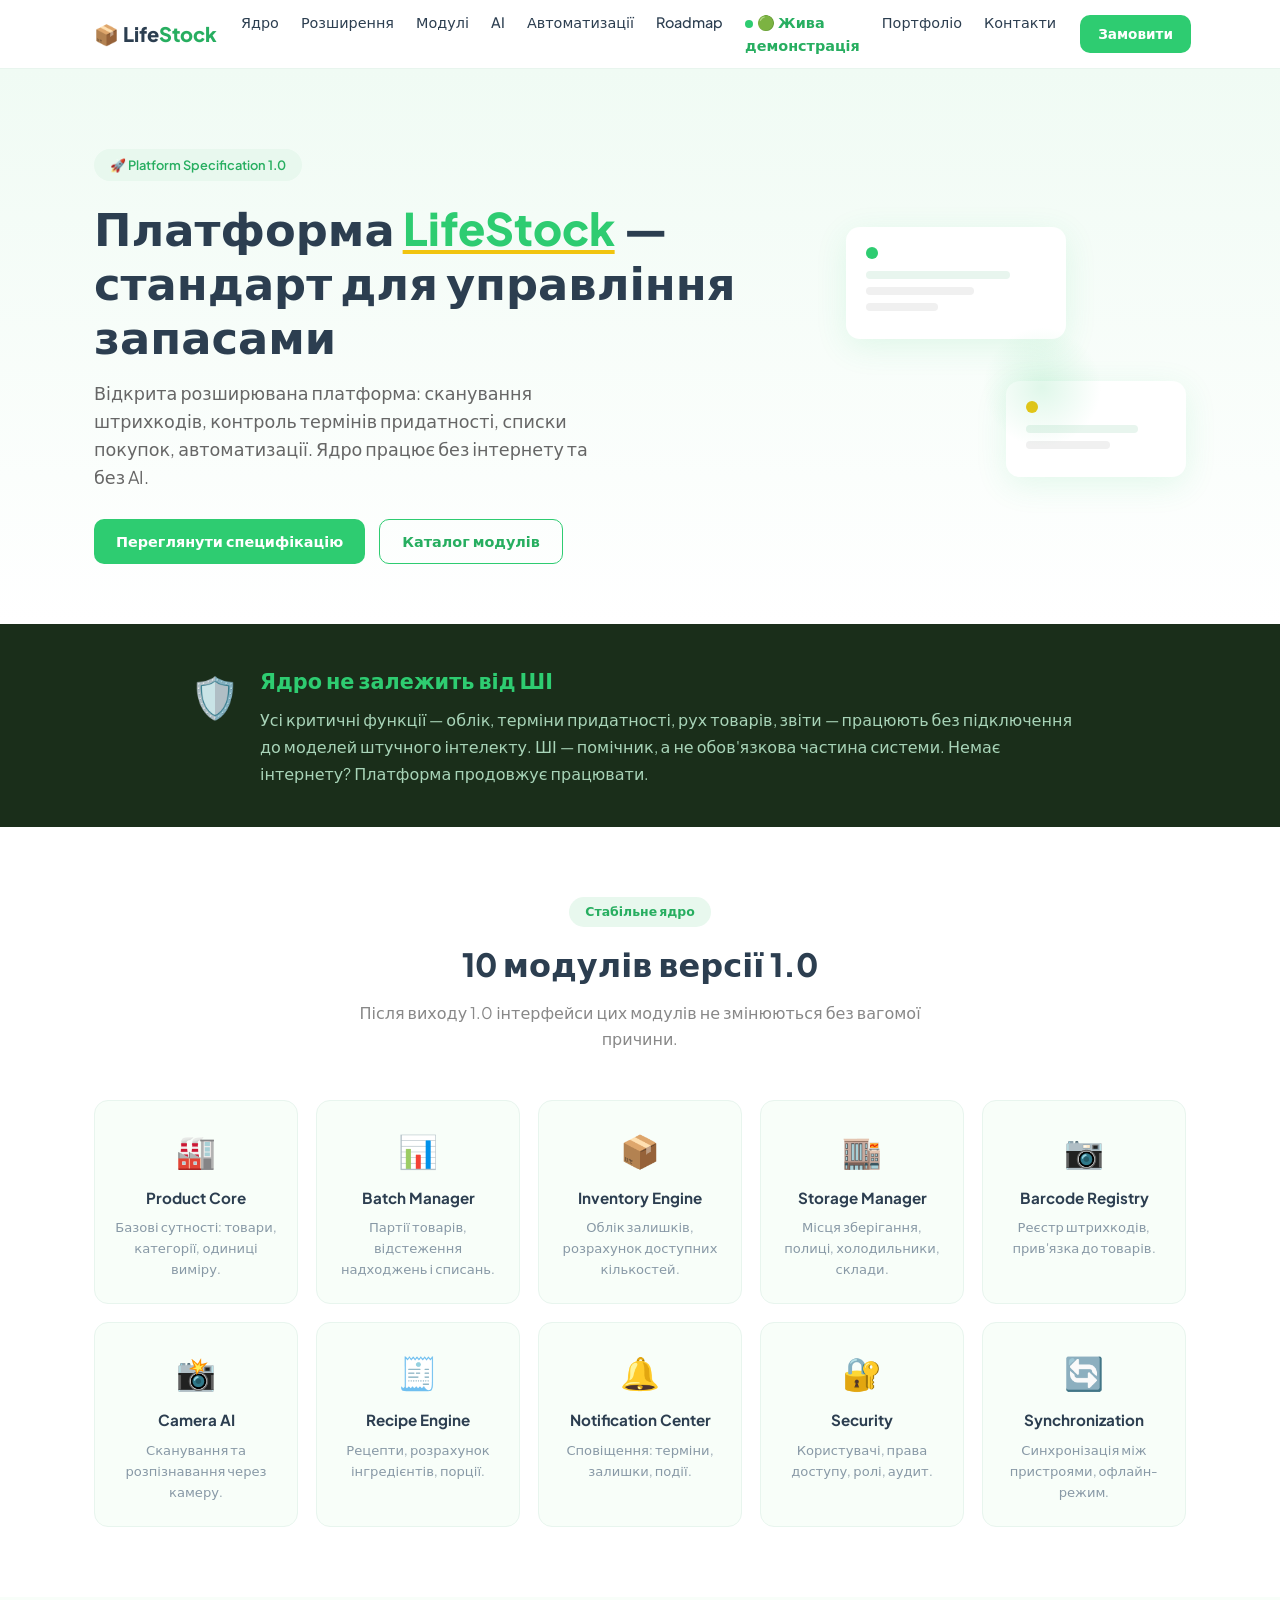
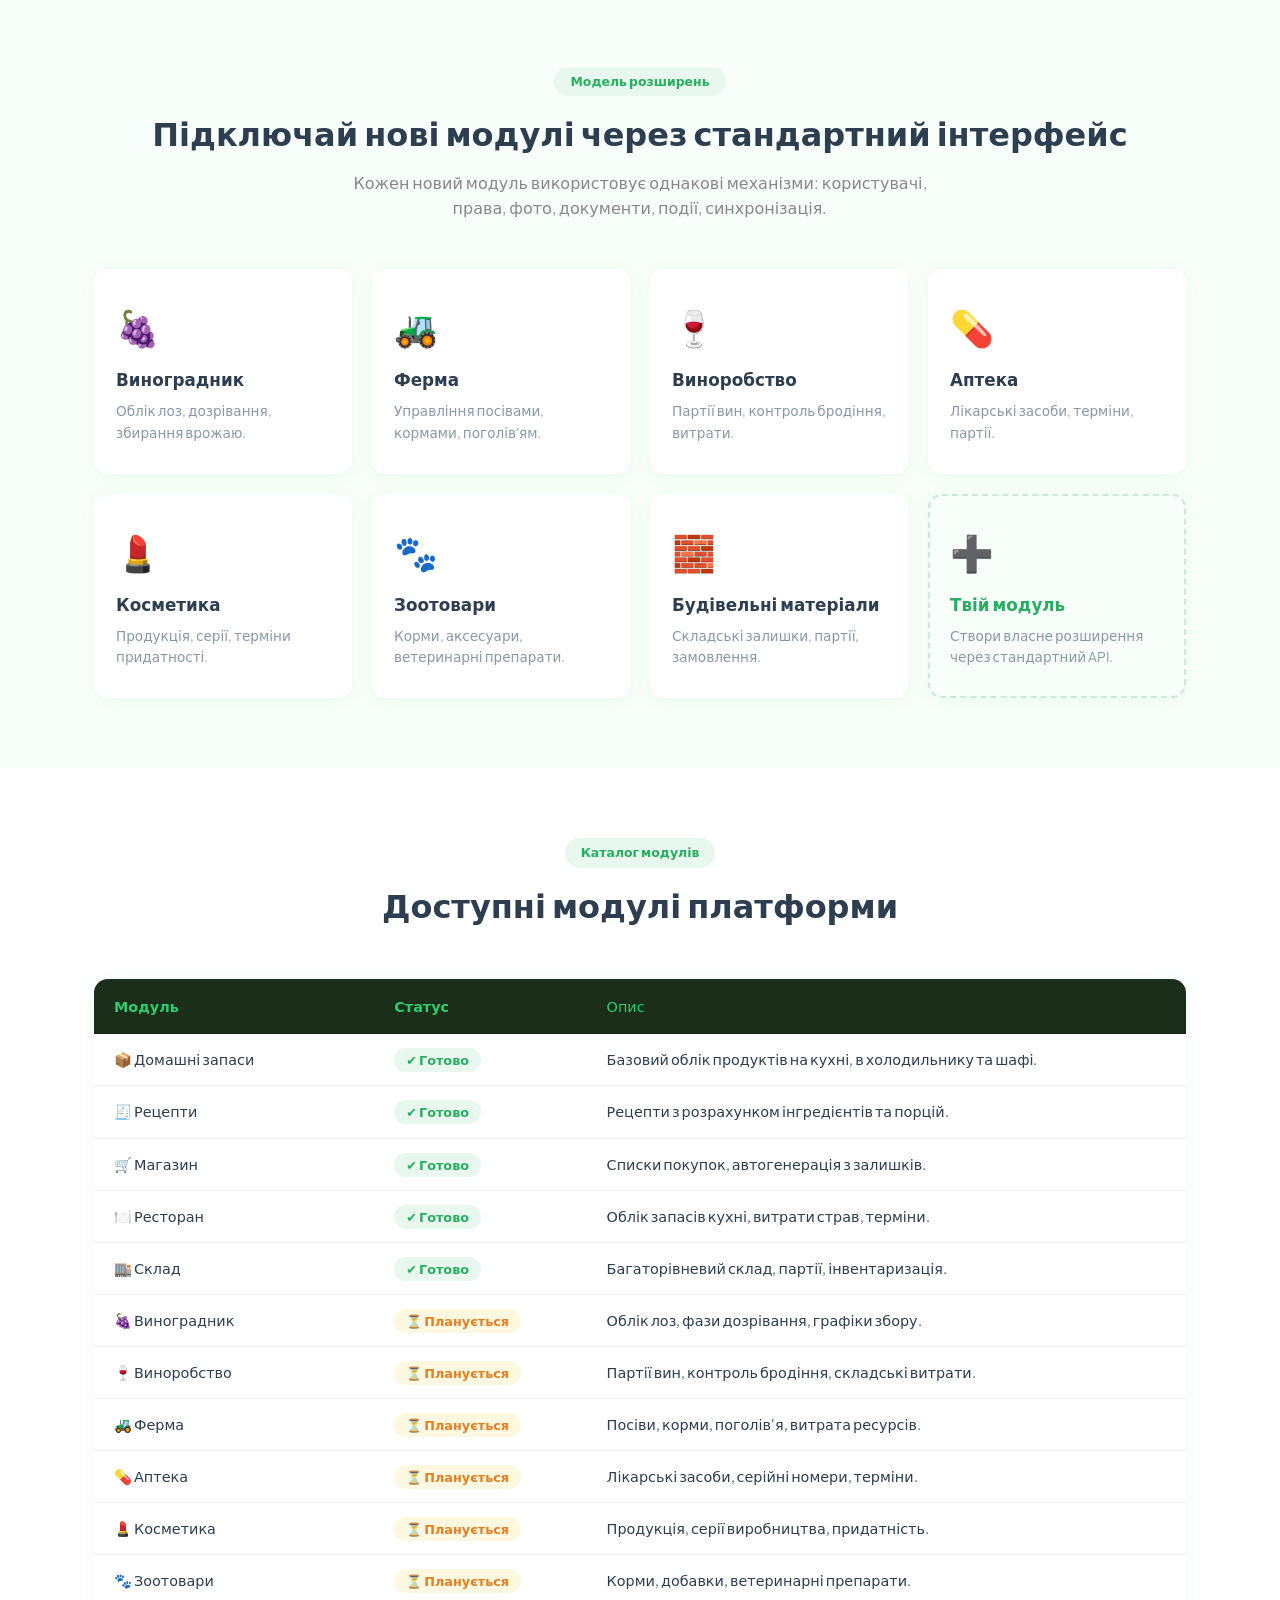
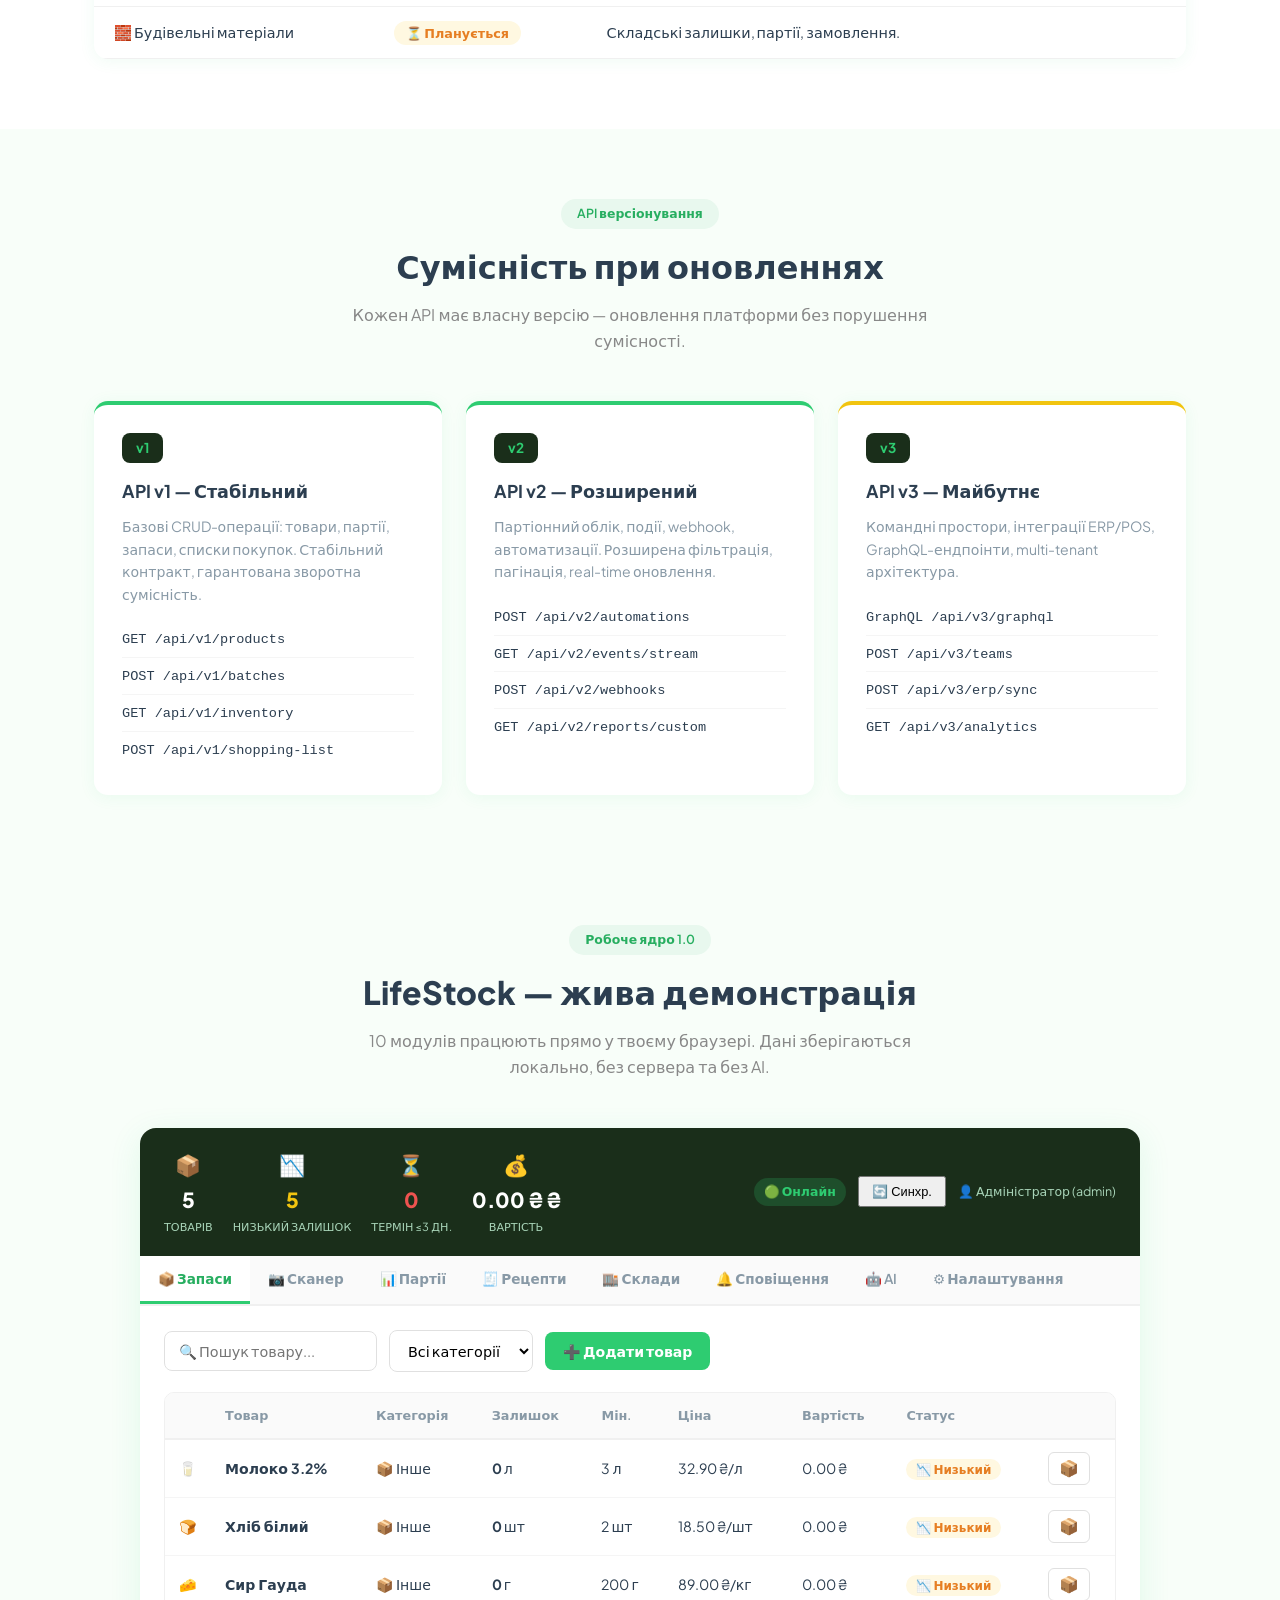
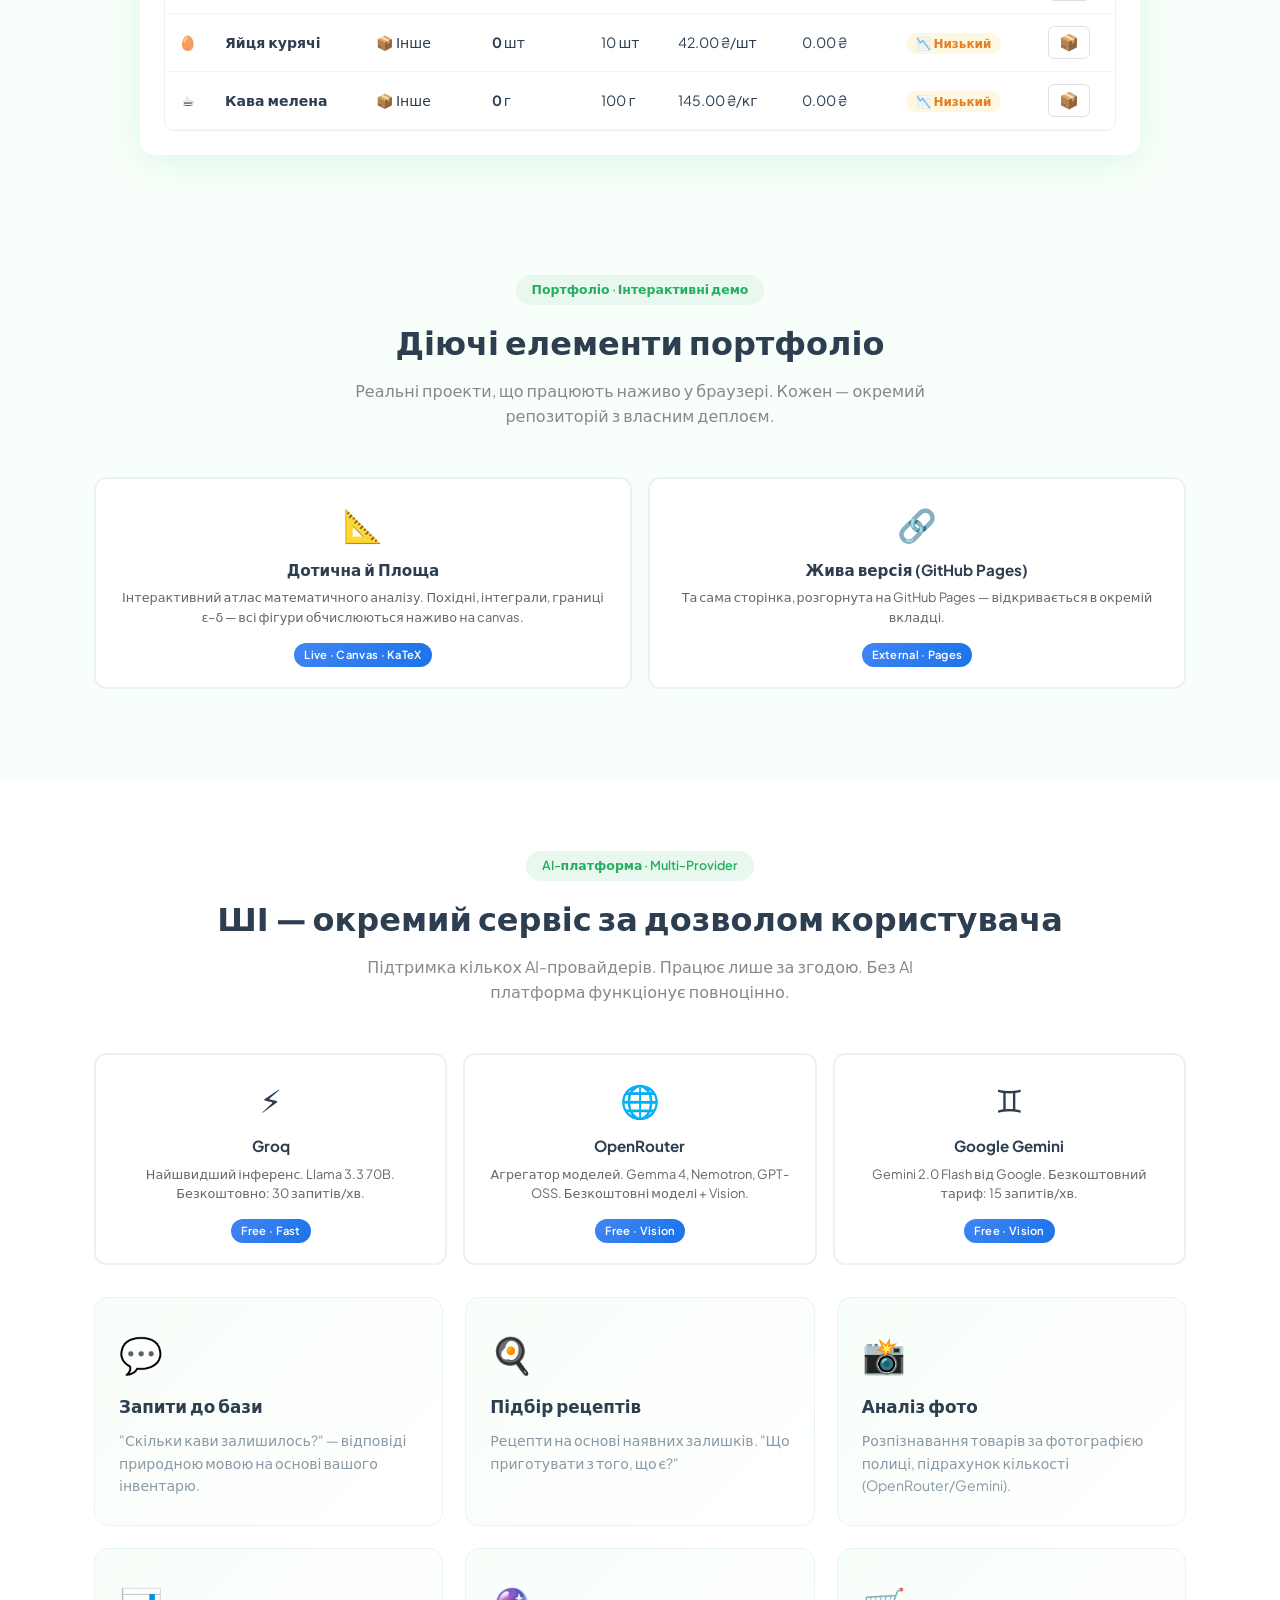
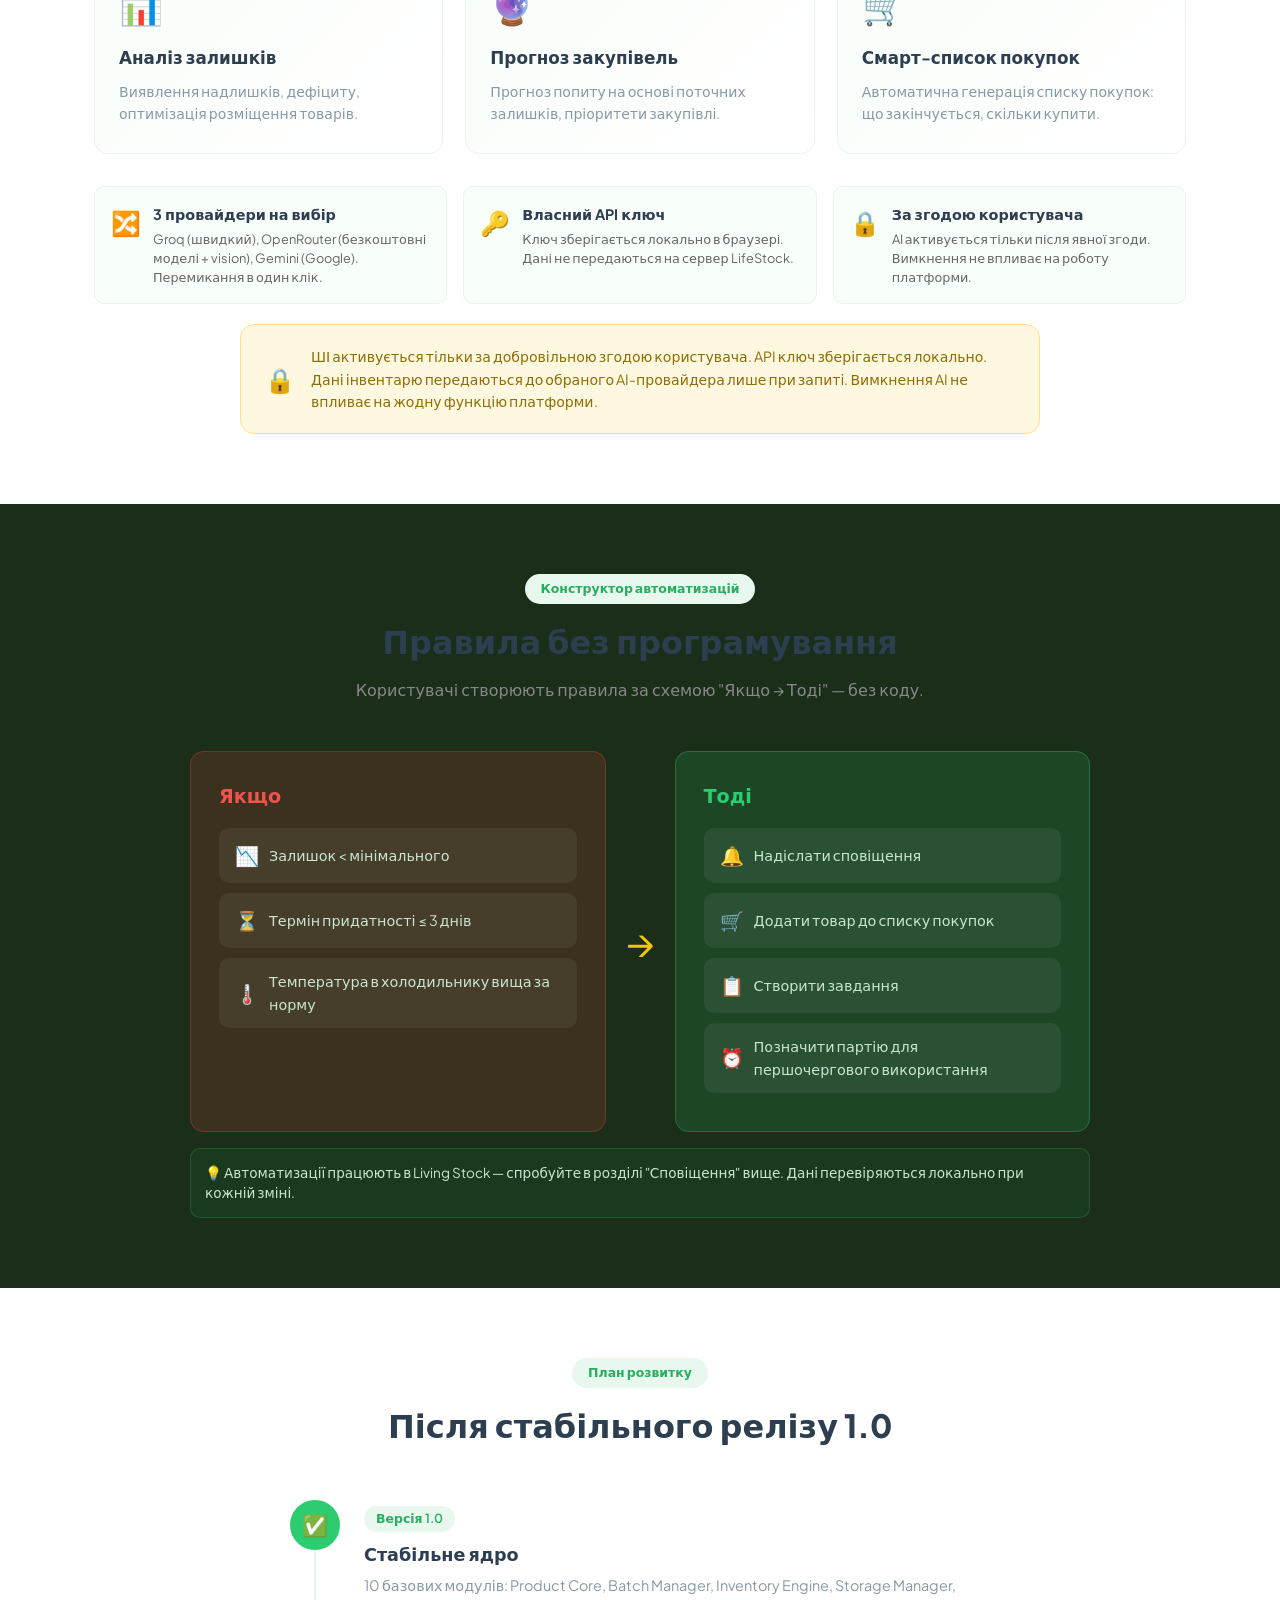
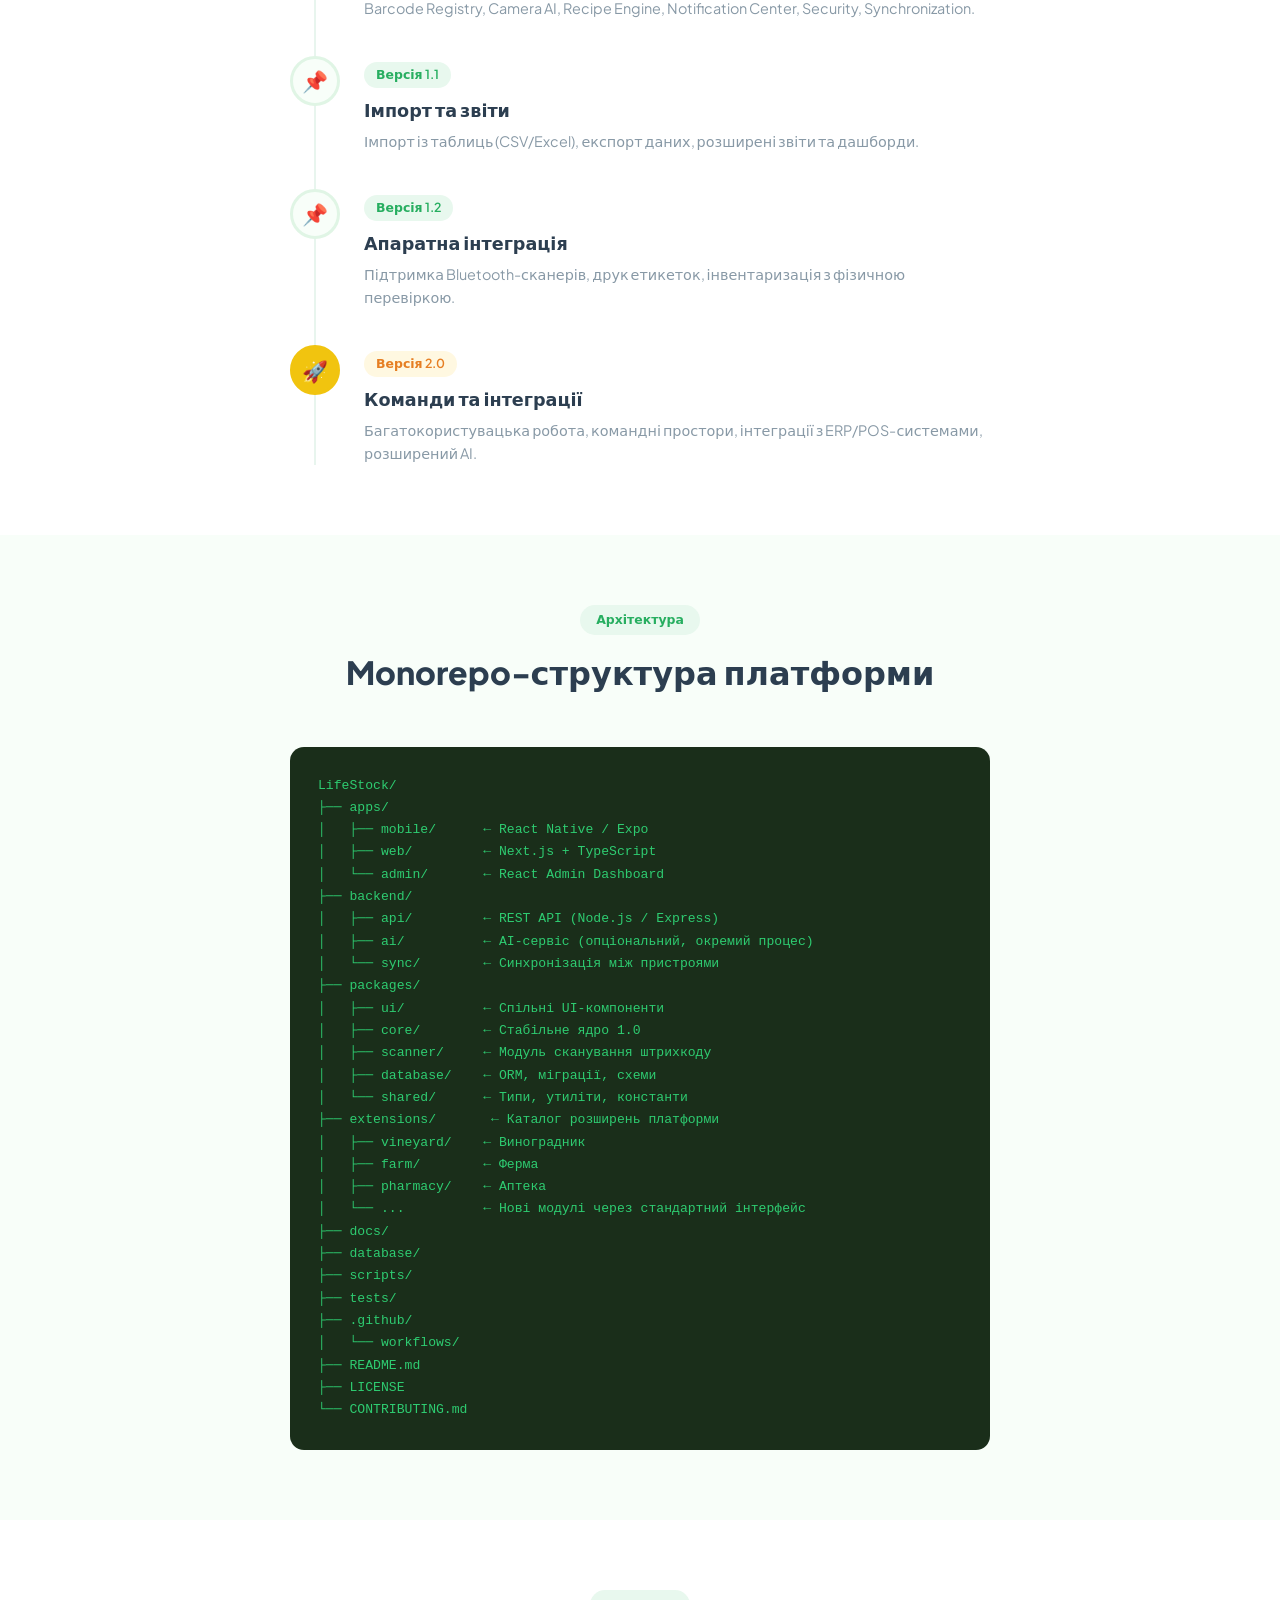
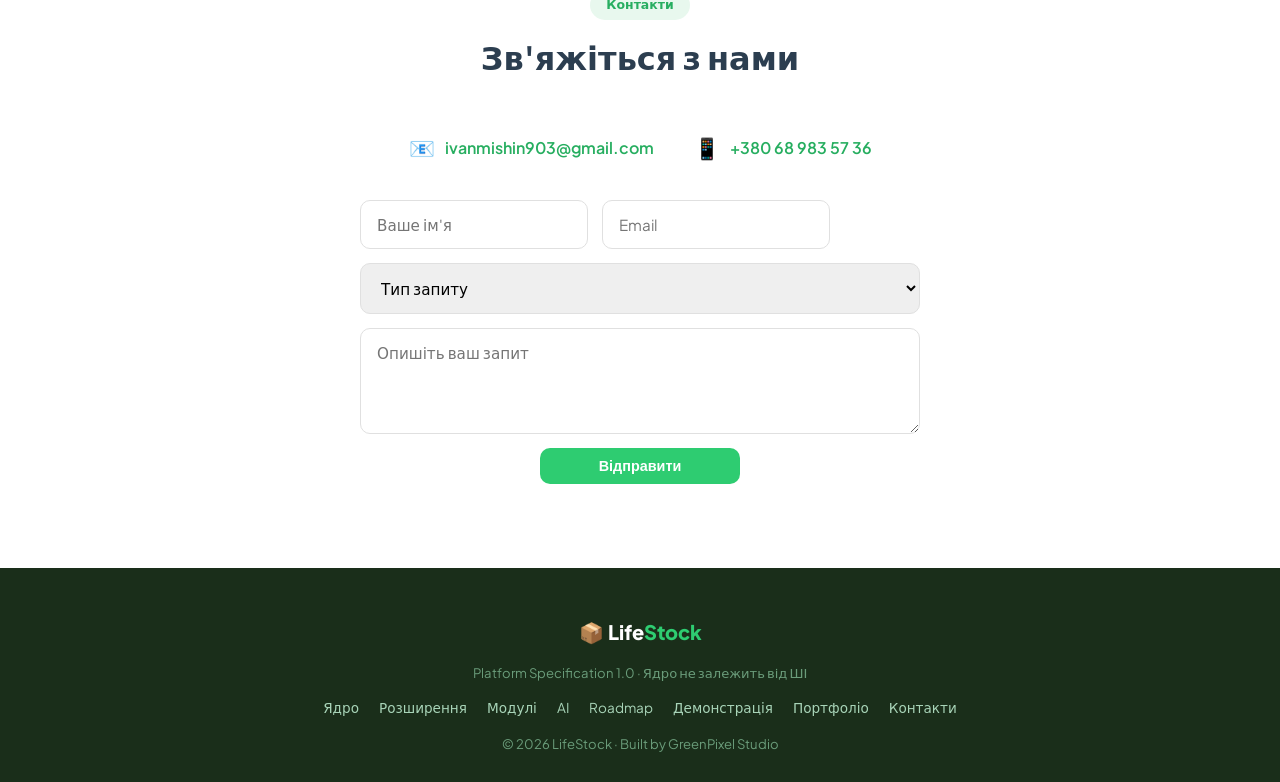
<file: index.html>
<!DOCTYPE html>
<html lang="uk">
<head>
    <meta charset="UTF-8">
    <meta name="viewport" content="width=device-width, initial-scale=1.0">
    <title>LifeStock — Платформа управління запасами 1.0</title>
    <meta name="description" content="LifeStock — відкрита платформа для управління запасами, термінами придатності та покупками. Стабільне ядро, розширювані модулі, AI-асистент.">
    <link rel="icon" href="favicon.svg">
    <link rel="preconnect" href="https://fonts.googleapis.com">
    <link rel="preconnect" href="https://fonts.gstatic.com" crossorigin>
    <link href="https://fonts.googleapis.com/css2?family=Plus+Jakarta+Sans:wght@400;500;600;700;800&display=swap" rel="stylesheet">
    <link rel="stylesheet" href="css/style.css">
</head>
<body>

<!-- ===== HEADER ===== -->
<header class="header" id="top">
    <div class="container header-inner">
        <a href="#top" class="logo">
            <span class="logo-mark">📦</span> Life<span class="logo-accent">Stock</span>
        </a>
        <nav class="nav" id="nav">
            <a href="#core" class="nav-link">Ядро</a>
            <a href="#extensions" class="nav-link">Розширення</a>
            <a href="#modules" class="nav-link">Модулі</a>
            <a href="#ai" class="nav-link">AI</a>
            <a href="#automation" class="nav-link">Автоматизації</a>
            <a href="#roadmap" class="nav-link">Roadmap</a>
            <a href="#demo" class="nav-link nav-demo">🟢 Жива демонстрація</a>
            <a href="#portfolio" class="nav-link">Портфоліо</a>
            <a href="#contact" class="nav-link">Контакти</a>
        </nav>
        <a href="#contact" class="btn btn-primary btn-sm">Замовити</a>
        <button class="burger" id="burger" aria-label="Меню">
            <span></span><span></span><span></span>
        </button>
    </div>
</header>

<!-- ===== HERO ===== -->
<section class="hero">
    <div class="container hero-inner">
        <div class="hero-text">
            <span class="badge">🚀 Platform Specification 1.0</span>
            <h1>Платформа <span class="accent">LifeStock</span> — стандарт для управління запасами</h1>
            <p>Відкрита розширювана платформа: сканування штрихкодів, контроль термінів придатності, списки покупок, автоматизації. Ядро працює без інтернету та без AI.</p>
            <div class="hero-actions">
                <a href="#core" class="btn btn-primary">Переглянути специфікацію</a>
                <a href="#modules" class="btn btn-ghost">Каталог модулів</a>
            </div>
        </div>
        <div class="hero-visual">
            <div class="hero-card hero-card-1">
                <div class="hero-card-dot green"></div>
                <div class="hero-card-lines"><div></div><div></div><div></div></div>
            </div>
            <div class="hero-card hero-card-2">
                <div class="hero-card-dot yellow"></div>
                <div class="hero-card-lines"><div></div><div></div></div>
            </div>
            <div class="hero-orb"></div>
        </div>
    </div>
</section>

<!-- ===== PRINCIPLE BANNER ===== -->
<section class="principle-banner">
    <div class="container">
        <div class="principle-box">
            <span class="principle-icon">🛡️</span>
            <div>
                <h3>Ядро не залежить від ШІ</h3>
                <p>Усі критичні функції — облік, терміни придатності, рух товарів, звіти — працюють без підключення до моделей штучного інтелекту. ШІ — помічник, а не обов'язкова частина системи. Немає інтернету? Платформа продовжує працювати.</p>
            </div>
        </div>
    </div>
</section>

<!-- ===== STABLE CORE ===== -->
<section id="core" class="core-section">
    <div class="container">
        <div class="section-head">
            <span class="section-tag">Стабільне ядро</span>
            <h2>10 модулів версії 1.0</h2>
            <p class="section-sub">Після виходу 1.0 інтерфейси цих модулів не змінюються без вагомої причини.</p>
        </div>
        <div class="core-grid">
            <div class="core-card"><span class="core-icon">🏭</span><h4>Product Core</h4><p>Базові сутності: товари, категорії, одиниці виміру.</p></div>
            <div class="core-card"><span class="core-icon">📊</span><h4>Batch Manager</h4><p>Партії товарів, відстеження надходжень і списань.</p></div>
            <div class="core-card"><span class="core-icon">📦</span><h4>Inventory Engine</h4><p>Облік залишків, розрахунок доступних кількостей.</p></div>
            <div class="core-card"><span class="core-icon">🏬</span><h4>Storage Manager</h4><p>Місця зберігання, полиці, холодильники, склади.</p></div>
            <div class="core-card"><span class="core-icon">📷</span><h4>Barcode Registry</h4><p>Реєстр штрихкодів, прив'язка до товарів.</p></div>
            <div class="core-card"><span class="core-icon">📸</span><h4>Camera AI</h4><p>Сканування та розпізнавання через камеру.</p></div>
            <div class="core-card"><span class="core-icon">🧾</span><h4>Recipe Engine</h4><p>Рецепти, розрахунок інгредієнтів, порції.</p></div>
            <div class="core-card"><span class="core-icon">🔔</span><h4>Notification Center</h4><p>Сповіщення: терміни, залишки, події.</p></div>
            <div class="core-card"><span class="core-icon">🔐</span><h4>Security</h4><p>Користувачі, права доступу, ролі, аудит.</p></div>
            <div class="core-card"><span class="core-icon">🔄</span><h4>Synchronization</h4><p>Синхронізація між пристроями, офлайн-режим.</p></div>
        </div>
    </div>
</section>

<!-- ===== EXTENSION MODEL ===== -->
<section id="extensions" class="extensions-section">
    <div class="container">
        <div class="section-head">
            <span class="section-tag">Модель розширень</span>
            <h2>Підключай нові модулі через стандартний інтерфейс</h2>
            <p class="section-sub">Кожен новий модуль використовує однакові механізми: користувачі, права, фото, документи, події, синхронізація.</p>
        </div>
        <div class="extensions-grid">
            <div class="ext-card"><span class="ext-icon">🍇</span><h4>Виноградник</h4><p>Облік лоз, дозрівання, збирання врожаю.</p></div>
            <div class="ext-card"><span class="ext-icon">🚜</span><h4>Ферма</h4><p>Управління посівами, кормами, поголів'ям.</p></div>
            <div class="ext-card"><span class="ext-icon">🍷</span><h4>Виноробство</h4><p>Партії вин, контроль бродіння, витрати.</p></div>
            <div class="ext-card"><span class="ext-icon">💊</span><h4>Аптека</h4><p>Лікарські засоби, терміни, партії.</p></div>
            <div class="ext-card"><span class="ext-icon">💄</span><h4>Косметика</h4><p>Продукція, серії, терміни придатності.</p></div>
            <div class="ext-card"><span class="ext-icon">🐾</span><h4>Зоотовари</h4><p>Корми, аксесуари, ветеринарні препарати.</p></div>
            <div class="ext-card"><span class="ext-icon">🧱</span><h4>Будівельні матеріали</h4><p>Складські залишки, партії, замовлення.</p></div>
            <div class="ext-card ext-card-add"><span class="ext-icon">➕</span><h4>Твій модуль</h4><p>Створи власне розширення через стандартний API.</p></div>
        </div>
    </div>
</section>

<!-- ===== MODULE CATALOG ===== -->
<section id="modules" class="modules-section">
    <div class="container">
        <div class="section-head">
            <span class="section-tag">Каталог модулів</span>
            <h2>Доступні модулі платформи</h2>
        </div>
        <div class="module-table-wrap">
            <table class="module-table">
                <thead>
                    <tr><th>Модуль</th><th>Статус</th><th>Опис</th></tr>
                </thead>
                <tbody>
                    <tr><td>📦 Домашні запаси</td><td><span class="badge-ok">✔ Готово</span></td><td>Базовий облік продуктів на кухні, в холодильнику та шафі.</td></tr>
                    <tr><td>🧾 Рецепти</td><td><span class="badge-ok">✔ Готово</span></td><td>Рецепти з розрахунком інгредієнтів та порцій.</td></tr>
                    <tr><td>🛒 Магазин</td><td><span class="badge-ok">✔ Готово</span></td><td>Списки покупок, автогенерація з залишків.</td></tr>
                    <tr><td>🍽️ Ресторан</td><td><span class="badge-ok">✔ Готово</span></td><td>Облік запасів кухні, витрати страв, терміни.</td></tr>
                    <tr><td>🏬 Склад</td><td><span class="badge-ok">✔ Готово</span></td><td>Багаторівневий склад, партії, інвентаризація.</td></tr>
                    <tr><td>🍇 Виноградник</td><td><span class="badge-plan">⏳ Планується</span></td><td>Облік лоз, фази дозрівання, графіки збору.</td></tr>
                    <tr><td>🍷 Виноробство</td><td><span class="badge-plan">⏳ Планується</span></td><td>Партії вин, контроль бродіння, складські витрати.</td></tr>
                    <tr><td>🚜 Ферма</td><td><span class="badge-plan">⏳ Планується</span></td><td>Посіви, корми, поголів'я, витрата ресурсів.</td></tr>
                    <tr><td>💊 Аптека</td><td><span class="badge-plan">⏳ Планується</span></td><td>Лікарські засоби, серійні номери, терміни.</td></tr>
                    <tr><td>💄 Косметика</td><td><span class="badge-plan">⏳ Планується</span></td><td>Продукція, серії виробництва, придатність.</td></tr>
                    <tr><td>🐾 Зоотовари</td><td><span class="badge-plan">⏳ Планується</span></td><td>Корми, добавки, ветеринарні препарати.</td></tr>
                    <tr><td>🧱 Будівельні матеріали</td><td><span class="badge-plan">⏳ Планується</span></td><td>Складські залишки, партії, замовлення.</td></tr>
                </tbody>
            </table>
        </div>
    </div>
</section>

<!-- ===== API VERSIONING ===== -->
<section id="api" class="api-section">
    <div class="container">
        <div class="section-head">
            <span class="section-tag">API версіонування</span>
            <h2>Сумісність при оновленнях</h2>
            <p class="section-sub">Кожен API має власну версію — оновлення платформи без порушення сумісності.</p>
        </div>
        <div class="api-grid">
            <div class="api-card">
                <span class="api-version">v1</span>
                <h4>API v1 — Стабільний</h4>
                <p>Базові CRUD-операції: товари, партії, запаси, списки покупок. Стабільний контракт, гарантована зворотна сумісність.</p>
                <ul>
                    <li><code>GET /api/v1/products</code></li>
                    <li><code>POST /api/v1/batches</code></li>
                    <li><code>GET /api/v1/inventory</code></li>
                    <li><code>POST /api/v1/shopping-list</code></li>
                </ul>
            </div>
            <div class="api-card">
                <span class="api-version">v2</span>
                <h4>API v2 — Розширений</h4>
                <p>Партіонний облік, події, webhook, автоматизації. Розширена фільтрація, пагінація, real-time оновлення.</p>
                <ul>
                    <li><code>POST /api/v2/automations</code></li>
                    <li><code>GET /api/v2/events/stream</code></li>
                    <li><code>POST /api/v2/webhooks</code></li>
                    <li><code>GET /api/v2/reports/custom</code></li>
                </ul>
            </div>
            <div class="api-card api-card-future">
                <span class="api-version">v3</span>
                <h4>API v3 — Майбутнє</h4>
                <p>Командні простори, інтеграції ERP/POS, GraphQL-ендпоінти, multi-tenant архітектура.</p>
                <ul>
                    <li><code>GraphQL /api/v3/graphql</code></li>
                    <li><code>POST /api/v3/teams</code></li>
                    <li><code>POST /api/v3/erp/sync</code></li>
                    <li><code>GET /api/v3/analytics</code></li>
                </ul>
            </div>
        </div>
    </div>
</section>

<!-- ===== LIFE STOCK WORKING APP ===== -->
<section class="ls-app-section" id="demo">
    <div class="container">
        <div class="section-head">
            <span class="section-tag">Робоче ядро 1.0</span>
            <h2>LifeStock — жива демонстрація</h2>
            <p class="section-sub">10 модулів працюють прямо у твоєму браузері. Дані зберігаються локально, без сервера та без AI.</p>
        </div>
        <div id="lifestock-app"></div>
    </div>
</section>

<!-- ===== PORTFOLIO DEMOS ===== -->
<section id="portfolio" class="ls-app-section">
    <div class="container">
        <div class="section-head">
            <span class="section-tag">Портфоліо · Інтерактивні демо</span>
            <h2>Діючі елементи портфоліо</h2>
            <p class="section-sub">Реальні проекти, що працюють наживо у браузері. Кожен — окремий репозиторій з власним деплоєм.</p>
        </div>
        <div class="ai-providers-row">
            <a href="demos/matanaliz/index.html" class="ai-provider-card" style="text-decoration:none;color:inherit;cursor:pointer;">
                <span class="ai-provider-icon">📐</span>
                <h4>Дотична й Площа</h4>
                <p>Інтерактивний атлас математичного аналізу. Похідні, інтеграли, границі ε–δ — всі фігури обчислюються наживо на canvas.</p>
                <div class="ai-badge">Live · Canvas · KaTeX</div>
            </a>
            <a href="https://ismi9.github.io/matanaliz-demo/" class="ai-provider-card" style="text-decoration:none;color:inherit;cursor:pointer;" target="_blank">
                <span class="ai-provider-icon">🔗</span>
                <h4>Жива версія (GitHub Pages)</h4>
                <p>Та сама сторінка, розгорнута на GitHub Pages — відкривається в окремій вкладці.</p>
                <div class="ai-badge">External · Pages</div>
            </a>
        </div>
    </div>
</section>

<!-- ===== AI PLATFORM (MULTI-PROVIDER) ===== -->
<section id="ai" class="ai-section">
    <div class="container">
        <div class="section-head">
            <span class="section-tag">AI-платформа · Multi-Provider</span>
            <h2>ШІ — окремий сервіс за дозволом користувача</h2>
            <p class="section-sub">Підтримка кількох AI-провайдерів. Працює лише за згодою. Без AI платформа функціонує повноцінно.</p>
        </div>
        <div class="ai-providers-row">
            <div class="ai-provider-card">
                <span class="ai-provider-icon">⚡</span>
                <h4>Groq</h4>
                <p>Найшвидший інференс. Llama 3.3 70B. Безкоштовно: 30 запитів/хв.</p>
                <div class="ai-badge">Free · Fast</div>
            </div>
            <div class="ai-provider-card">
                <span class="ai-provider-icon">🌐</span>
                <h4>OpenRouter</h4>
                <p>Агрегатор моделей. Gemma 4, Nemotron, GPT-OSS. Безкоштовні моделі + Vision.</p>
                <div class="ai-badge">Free · Vision</div>
            </div>
            <div class="ai-provider-card">
                <span class="ai-provider-icon">♊</span>
                <h4>Google Gemini</h4>
                <p>Gemini 2.0 Flash від Google. Безкоштовний тариф: 15 запитів/хв.</p>
                <div class="ai-badge">Free · Vision</div>
            </div>
        </div>
        <div class="ai-grid">
            <div class="ai-card">
                <span class="ai-icon">💬</span>
                <h4>Запити до бази</h4>
                <p>"Скільки кави залишилось?" — відповіді природною мовою на основі вашого інвентарю.</p>
            </div>
            <div class="ai-card">
                <span class="ai-icon">🍳</span>
                <h4>Підбір рецептів</h4>
                <p>Рецепти на основі наявних залишків. "Що приготувати з того, що є?"</p>
            </div>
            <div class="ai-card">
                <span class="ai-icon">📸</span>
                <h4>Аналіз фото</h4>
                <p>Розпізнавання товарів за фотографією полиці, підрахунок кількості (OpenRouter/Gemini).</p>
            </div>
            <div class="ai-card">
                <span class="ai-icon">📊</span>
                <h4>Аналіз залишків</h4>
                <p>Виявлення надлишків, дефіциту, оптимізація розміщення товарів.</p>
            </div>
            <div class="ai-card">
                <span class="ai-icon">🔮</span>
                <h4>Прогноз закупівель</h4>
                <p>Прогноз попиту на основі поточних залишків, пріоритети закупівлі.</p>
            </div>
            <div class="ai-card">
                <span class="ai-icon">🛒</span>
                <h4>Смарт-список покупок</h4>
                <p>Автоматична генерація списку покупок: що закінчується, скільки купити.</p>
            </div>
        </div>
        <div class="ai-tech-info">
            <div class="ai-tech-item">
                <span class="ai-tech-icon">🔀</span>
                <div>
                    <h5>3 провайдери на вибір</h5>
                    <p>Groq (швидкий), OpenRouter (безкоштовні моделі + vision), Gemini (Google). Перемикання в один клік.</p>
                </div>
            </div>
            <div class="ai-tech-item">
                <span class="ai-tech-icon">🔑</span>
                <div>
                    <h5>Власний API ключ</h5>
                    <p>Ключ зберігається локально в браузері. Дані не передаються на сервер LifeStock.</p>
                </div>
            </div>
            <div class="ai-tech-item">
                <span class="ai-tech-icon">🔒</span>
                <div>
                    <h5>За згодою користувача</h5>
                    <p>AI активується тільки після явної згоди. Вимкнення не впливає на роботу платформи.</p>
                </div>
            </div>
        </div>
        <div class="ai-note">
            <span>🔒</span>
            <p>ШІ активується тільки за добровільною згодою користувача. API ключ зберігається локально. Дані інвентарю передаються до обраного AI-провайдера лише при запиті. Вимкнення AI не впливає на жодну функцію платформи.</p>
        </div>
    </div>
</section>

<!-- ===== AUTOMATION BUILDER ===== -->
<section id="automation" class="automation-section">
    <div class="container">
        <div class="section-head">
            <span class="section-tag">Конструктор автоматизацій</span>
            <h2>Правила без програмування</h2>
            <p class="section-sub">Користувачі створюють правила за схемою "Якщо → Тоді" — без коду.</p>
        </div>
        <div class="automation-builder">
            <div class="automation-row">
                <div class="automation-block automation-if">
                    <h4>Якщо</h4>
                    <div class="automation-item"><span>📉</span> Залишок &lt; мінімального</div>
                    <div class="automation-item"><span>⏳</span> Термін придатності ≤ 3 днів</div>
                    <div class="automation-item"><span>🌡️</span> Температура в холодильнику вища за норму</div>
                </div>
                <div class="automation-arrow">→</div>
                <div class="automation-block automation-then">
                    <h4>Тоді</h4>
                    <div class="automation-item"><span>🔔</span> Надіслати сповіщення</div>
                    <div class="automation-item"><span>🛒</span> Додати товар до списку покупок</div>
                    <div class="automation-item"><span>📋</span> Створити завдання</div>
                    <div class="automation-item"><span>⏰</span> Позначити партію для першочергового використання</div>
                </div>
            </div>
            <div class="automation-note-info">
                <p>💡 Автоматизації працюють в Living Stock — спробуйте в розділі "Сповіщення" вище. Дані перевіряються локально при кожній зміні.</p>
            </div>
        </div>
    </div>
</section>

<!-- ===== ROADMAP ===== -->
<section id="roadmap" class="roadmap-section">
    <div class="container">
        <div class="section-head">
            <span class="section-tag">План розвитку</span>
            <h2>Після стабільного релізу 1.0</h2>
        </div>
        <div class="roadmap-timeline">
            <div class="roadmap-item roadmap-current">
                <div class="roadmap-marker">✅</div>
                <div class="roadmap-content">
                    <span class="roadmap-version">Версія 1.0</span>
                    <h4>Стабільне ядро</h4>
                    <p>10 базових модулів: Product Core, Batch Manager, Inventory Engine, Storage Manager, Barcode Registry, Camera AI, Recipe Engine, Notification Center, Security, Synchronization.</p>
                </div>
            </div>
            <div class="roadmap-item">
                <div class="roadmap-marker">📌</div>
                <div class="roadmap-content">
                    <span class="roadmap-version">Версія 1.1</span>
                    <h4>Імпорт та звіти</h4>
                    <p>Імпорт із таблиць (CSV/Excel), експорт даних, розширені звіти та дашборди.</p>
                </div>
            </div>
            <div class="roadmap-item">
                <div class="roadmap-marker">📌</div>
                <div class="roadmap-content">
                    <span class="roadmap-version">Версія 1.2</span>
                    <h4>Апаратна інтеграція</h4>
                    <p>Підтримка Bluetooth-сканерів, друк етикеток, інвентаризація з фізичною перевіркою.</p>
                </div>
            </div>
            <div class="roadmap-item roadmap-future">
                <div class="roadmap-marker">🚀</div>
                <div class="roadmap-content">
                    <span class="roadmap-version">Версія 2.0</span>
                    <h4>Команди та інтеграції</h4>
                    <p>Багатокористувацька робота, командні простори, інтеграції з ERP/POS-системами, розширений AI.</p>
                </div>
            </div>
        </div>
    </div>
</section>

<!-- ===== ARCHITECTURE ===== -->
<section class="arch-section">
    <div class="container">
        <div class="section-head">
            <span class="section-tag">Архітектура</span>
            <h2>Monorepo-структура платформи</h2>
        </div>
        <div class="arch-tree-wrap">
            <pre class="arch-tree">LifeStock/
├── apps/
│   ├── mobile/      ← React Native / Expo
│   ├── web/         ← Next.js + TypeScript
│   └── admin/       ← React Admin Dashboard
├── backend/
│   ├── api/         ← REST API (Node.js / Express)
│   ├── ai/          ← AI-сервіс (опціональний, окремий процес)
│   └── sync/        ← Синхронізація між пристроями
├── packages/
│   ├── ui/          ← Спільні UI-компоненти
│   ├── core/        ← Стабільне ядро 1.0
│   ├── scanner/     ← Модуль сканування штрихкоду
│   ├── database/    ← ORM, міграції, схеми
│   └── shared/      ← Типи, утиліти, константи
├── extensions/       ← Каталог розширень платформи
│   ├── vineyard/    ← Виноградник
│   ├── farm/        ← Ферма
│   ├── pharmacy/    ← Аптека
│   └── ...          ← Нові модулі через стандартний інтерфейс
├── docs/
├── database/
├── scripts/
├── tests/
├── .github/
│   └── workflows/
├── README.md
├── LICENSE
└── CONTRIBUTING.md</pre>
        </div>
    </div>
</section>

<!-- ===== CONTACT ===== -->
<section id="contact" class="contact">
    <div class="container">
        <div class="section-head">
            <span class="section-tag">Контакти</span>
            <h2>Зв'яжіться з нами</h2>
        </div>
        <div class="contact-info">
            <div class="contact-item">
                <span class="contact-icon">📧</span>
                <a href="mailto:ivanmishin903@gmail.com">ivanmishin903@gmail.com</a>
            </div>
            <div class="contact-item">
                <span class="contact-icon">📱</span>
                <a href="tel:+380689835736">+380 68 983 57 36</a>
            </div>
        </div>
        <form class="contact-form" id="contactForm" action="https://formsubmit.co/ivanmishin903@gmail.com" method="POST">
            <div class="form-row">
                <input type="text" name="name" placeholder="Ваше ім'я" required>
                <input type="email" name="email" placeholder="Email" required>
            </div>
            <select name="budget" required>
                <option value="" disabled selected>Тип запиту</option>
                <option value="platform">Платформа LifeStock</option>
                <option value="module">Розробка модуля</option>
                <option value="integration">Інтеграція</option>
                <option value="support">Підтримка</option>
            </select>
            <textarea name="message" rows="4" placeholder="Опишіть ваш запит" required></textarea>
            <button type="submit" class="btn btn-primary">Відправити</button>
            <p class="form-note" id="formNote"></p>
        </form>
    </div>
</section>

<!-- ===== FOOTER ===== -->
<footer class="footer">
    <div class="container footer-inner">
        <a href="#top" class="logo">
            <span class="logo-mark">📦</span> Life<span class="logo-accent">Stock</span>
        </a>
        <p class="footer-copy">Platform Specification 1.0 · Ядро не залежить від ШІ</p>
        <nav class="footer-nav">
            <a href="#core">Ядро</a>
            <a href="#extensions">Розширення</a>
            <a href="#modules">Модулі</a>
            <a href="#ai">AI</a>
            <a href="#roadmap">Roadmap</a>
            <a href="#demo">Демонстрація</a>
            <a href="#portfolio">Портфоліо</a>
            <a href="#contact">Контакти</a>
        </nav>
        <p class="footer-copy">© 2026 LifeStock · Built by GreenPixel Studio</p>
    </div>
</footer>

<!-- LifeStock Core 1.0 — 10 stable modules -->
<!-- QuaggaJS — real barcode scanning from camera -->
<script src="js/lib/quagga.min.js"></script>
<!-- Tesseract.js — real OCR text recognition from camera -->
<script src="js/lib/tesseract/tesseract.min.js"></script>
<script src="js/core/lifestock.js"></script>
<script src="js/core/product.js"></script>
<script src="js/core/batch.js"></script>
<script src="js/core/inventory.js"></script>
<script src="js/core/storage.js"></script>
<script src="js/core/barcode.js"></script>
<script src="js/core/openfoodfacts.js"></script>
<script src="js/core/gemini-ai.js"></script>
<script src="js/core/camera.js"></script>
<script src="js/core/recipe.js"></script>
<script src="js/core/notification.js"></script>
<script src="js/core/security.js"></script>
<script src="js/core/sync.js"></script>
<!-- App controller -->
<script src="js/app.js"></script>
<!-- Legacy UI (nav, smooth scroll, contact form) -->
<script src="js/script.js"></script>
</body>
</html>
</file>
<file: css/style.css>
/* ===== RESET ===== */
*,*::before,*::after{box-sizing:border-box;margin:0;padding:0}
:root{
  --green:#2ecc71; --green-d:#27ae60; --yellow:#f1c40f; --yellow-d:#e67e22;
  --dark:#1a2e1a; --bg:#f8fef9; --white:#fff; --text:#2c3e50; --gray:#8899a6;
  --radius:14px; --shadow:0 2px 16px rgba(46,204,113,0.08);
  --shadow-lg:0 8px 32px rgba(46,204,113,0.12);
  --font:'Plus Jakarta Sans',system-ui,sans-serif;
}
html{scroll-behavior:smooth}
body{font-family:var(--font);color:var(--text);line-height:1.6;background:var(--white)}
a{color:inherit;text-decoration:none}
img{max-width:100%}
code{font-family:'JetBrains Mono',monospace;font-size:.85rem}

/* ===== CONTAINER ===== */
.container{max-width:1140px;margin:0 auto;padding:0 24px}

/* ===== HEADER ===== */
.header{position:sticky;top:0;z-index:100;background:rgba(255,255,255,.95);backdrop-filter:blur(10px);border-bottom:1px solid #e8f5ee}
.header-inner{display:flex;align-items:center;gap:24px;height:68px}
.logo{font-weight:800;font-size:1.25rem;white-space:nowrap}
.logo-mark{color:var(--green)}
.logo-accent{color:var(--green-d)}
.nav{display:flex;gap:22px;margin-left:auto}
.nav-link{font-size:.9rem;font-weight:500;color:var(--text);transition:color .2s}
.nav-link:hover{color:var(--green)}
.btn{display:inline-flex;align-items:center;justify-content:center;padding:10px 22px;border-radius:10px;font-weight:600;font-size:.9rem;border:none;cursor:pointer;transition:all .2s}
.btn-primary{background:var(--green);color:#fff}
.btn-primary:hover{background:var(--green-d);transform:translateY(-1px)}
.btn-ghost{background:transparent;border:1.5px solid var(--green);color:var(--green-d)}
.btn-ghost:hover{background:#f0fbf4}
.btn-sm{padding:8px 18px;font-size:.85rem}
.burger{display:none;flex-direction:column;gap:4px;background:none;border:none;cursor:pointer;margin-left:auto}
.burger span{width:22px;height:2px;background:var(--text);border-radius:2px;transition:.3s}
.burger.active span:nth-child(1){transform:rotate(45deg) translate(5px,5px)}
.burger.active span:nth-child(2){opacity:0}
.burger.active span:nth-child(3){transform:rotate(-45deg) translate(6px,-6px)}

/* ===== HERO ===== */
.hero{padding:80px 0 60px;background:linear-gradient(180deg,#f0fbf4 0%,#fff 100%)}
.hero-inner{display:flex;align-items:center;gap:60px}
.hero-text{flex:1}
.badge{display:inline-block;background:#e8f8ee;color:var(--green-d);padding:6px 16px;border-radius:20px;font-size:.8rem;font-weight:600;margin-bottom:20px}
.hero h1{font-size:2.8rem;font-weight:800;line-height:1.2;margin-bottom:16px}
.accent{color:var(--green);text-decoration:underline;text-decoration-color:var(--yellow);text-underline-offset:4px}
.hero-text p{font-size:1.1rem;color:#666;margin-bottom:28px;max-width:500px}
.hero-actions{display:flex;gap:14px;flex-wrap:wrap}
.hero-visual{flex:0 0 340px;position:relative;height:300px}
.hero-card{position:absolute;background:#fff;border-radius:var(--radius);box-shadow:var(--shadow-lg);padding:20px}
.hero-card-1{top:20px;left:0;width:220px;animation:float 4s ease-in-out infinite}
.hero-card-2{bottom:30px;right:0;width:180px;animation:float 4s ease-in-out infinite .8s}
.hero-card-dot{width:12px;height:12px;border-radius:50%;margin-bottom:12px}
.hero-card-dot.green{background:var(--green)}
.hero-card-dot.yellow{background:var(--yellow)}
.hero-card-lines div{height:8px;border-radius:4px;background:#f0f0f0;margin-bottom:8px}
.hero-card-lines div:first-child{width:80%;background:#e8f5ee}
.hero-card-lines div:nth-child(2){width:60%}
.hero-card-lines div:nth-child(3){width:40%}
.hero-orb{position:absolute;top:40%;left:40%;width:120px;height:120px;border-radius:50%;background:radial-gradient(circle,var(--green) 0%,transparent 70%);opacity:.15;animation:pulse 3s ease-in-out infinite}
@keyframes float{0%,100%{transform:translateY(0)}50%{transform:translateY(-10px)}}
@keyframes pulse{0%,100%{transform:scale(1)}50%{transform:scale(1.1)}}

/* ===== PRINCIPLE BANNER ===== */
.principle-banner{padding:40px 0;background:var(--dark)}
.principle-box{display:flex;align-items:flex-start;gap:20px;max-width:900px;margin:0 auto}
.principle-icon{font-size:2.5rem;flex-shrink:0}
.principle-box h3{color:var(--green);font-size:1.3rem;margin-bottom:8px}
.principle-box p{color:#a8d4b8;font-size:1rem;line-height:1.7}

/* ===== SECTION HEAD ===== */
.section-head{text-align:center;margin-bottom:48px}
.section-tag{display:inline-block;background:#e8f8ee;color:var(--green-d);padding:5px 16px;border-radius:20px;font-size:.78rem;font-weight:600;margin-bottom:12px}
.section-head h2{font-size:2rem;font-weight:800}
.section-sub{font-size:1rem;color:#888;margin-top:10px;max-width:600px;margin-left:auto;margin-right:auto}

/* ===== STABLE CORE ===== */
.core-section{padding:70px 0;background:#fff}
.core-grid{display:grid;grid-template-columns:repeat(5,1fr);gap:18px}
.core-card{background:#f8fef9;border:1px solid #e8f5ee;border-radius:var(--radius);padding:24px 16px;text-align:center;transition:all .3s}
.core-card:hover{transform:translateY(-4px);box-shadow:var(--shadow-lg);border-color:var(--green)}
.core-icon{font-size:2rem;display:block;margin-bottom:10px}
.core-card h4{font-size:.95rem;margin-bottom:6px}
.core-card p{font-size:.82rem;color:var(--gray)}

/* ===== EXTENSIONS ===== */
.extensions-section{padding:70px 0;background:var(--bg)}
.extensions-grid{display:grid;grid-template-columns:repeat(4,1fr);gap:20px}
.ext-card{background:#fff;border-radius:var(--radius);padding:28px 20px;box-shadow:var(--shadow);transition:all .3s;border:2px solid transparent}
.ext-card:hover{transform:translateY(-4px);border-color:var(--green)}
.ext-icon{font-size:2.2rem;display:block;margin-bottom:12px}
.ext-card h4{font-size:1.05rem;margin-bottom:6px}
.ext-card p{font-size:.85rem;color:var(--gray)}
.ext-card-add{border:2px dashed #cce8d8;background:#f8fef9}
.ext-card-add h4{color:var(--green-d)}

/* ===== MODULE CATALOG ===== */
.modules-section{padding:70px 0;background:#fff}
.module-table-wrap{overflow-x:auto;border-radius:var(--radius);box-shadow:var(--shadow)}
.module-table{width:100%;border-collapse:collapse;min-width:600px}
.module-table th{background:var(--dark);color:var(--green);padding:16px 20px;text-align:left;font-size:.9rem}
.module-table th:last-child{font-weight:500}
.module-table td{padding:14px 20px;border-bottom:1px solid #f0f0f0;font-size:.9rem}
.module-table tbody tr:hover{background:#f8fef9}
.badge-ok{background:#e8f8ee;color:var(--green-d);padding:4px 12px;border-radius:20px;font-size:.8rem;font-weight:600;white-space:nowrap}
.badge-plan{background:#fff8e1;color:var(--yellow-d);padding:4px 12px;border-radius:20px;font-size:.8rem;font-weight:600;white-space:nowrap}

/* ===== API VERSIONING ===== */
.api-section{padding:70px 0;background:var(--bg)}
.api-grid{display:grid;grid-template-columns:repeat(3,1fr);gap:24px}
.api-card{background:#fff;border-radius:var(--radius);padding:28px;box-shadow:var(--shadow);border-top:4px solid var(--green)}
.api-card-future{border-top-color:var(--yellow)}
.api-version{display:inline-block;background:var(--dark);color:var(--green);padding:4px 14px;border-radius:8px;font-weight:700;font-size:.85rem;margin-bottom:14px}
.api-card h4{font-size:1.1rem;margin-bottom:10px}
.api-card p{font-size:.88rem;color:var(--gray);margin-bottom:16px}
.api-card ul{list-style:none}
.api-card li{padding:6px 0;font-size:.82rem;border-bottom:1px solid #f5f5f5}
.api-card li:last-child{border-bottom:none}

/* ===== AI PLATFORM ===== */
.ai-section{padding:70px 0;background:#fff}
.ai-grid{display:grid;grid-template-columns:repeat(3,1fr);gap:22px;margin-bottom:30px}
.ai-card{background:linear-gradient(135deg,#f8fef9 0%,#fff 100%);border:1px solid #e8f5ee;border-radius:var(--radius);padding:28px 24px;transition:all .3s}
.ai-card:hover{transform:translateY(-4px);box-shadow:var(--shadow-lg);border-color:var(--green)}
.ai-icon{font-size:2.2rem;display:block;margin-bottom:12px}
.ai-card h4{font-size:1.05rem;margin-bottom:8px}
.ai-card p{font-size:.88rem;color:var(--gray)}
.ai-note{display:flex;align-items:center;gap:16px;max-width:800px;margin:0 auto;background:#fff8e1;border:1px solid #ffe082;border-radius:var(--radius);padding:20px 24px}
.ai-note span{font-size:1.5rem;flex-shrink:0}
.ai-note p{font-size:.88rem;color:#8d6e00;line-height:1.6}

/* ===== AUTOMATION BUILDER ===== */
.automation-section{padding:70px 0;background:var(--dark)}
.automation-builder{max-width:900px;margin:0 auto}
.automation-row{display:flex;align-items:stretch;gap:0}
.automation-block{flex:1;border-radius:var(--radius);padding:28px}
.automation-if{background:rgba(244,67,54,.15);border:1px solid rgba(244,67,54,.3)}
.automation-then{background:rgba(46,204,113,.15);border:1px solid rgba(46,204,113,.3)}
.automation-block h4{font-size:1.2rem;margin-bottom:18px;color:#fff}
.automation-if h4{color:#ef5350}
.automation-then h4{color:var(--green)}
.automation-item{display:flex;align-items:center;gap:10px;padding:12px 16px;background:rgba(255,255,255,.06);border-radius:10px;margin-bottom:10px;color:#c8e6d0;font-size:.9rem}
.automation-item span{font-size:1.2rem}
.automation-arrow{display:flex;align-items:center;justify-content:center;font-size:2.5rem;color:var(--yellow);padding:0 20px;flex-shrink:0}

/* ===== ROADMAP ===== */
.roadmap-section{padding:70px 0;background:#fff}
.roadmap-timeline{max-width:700px;margin:0 auto;position:relative}
.roadmap-timeline::before{content:'';position:absolute;left:24px;top:0;bottom:0;width:2px;background:#e8f5ee}
.roadmap-item{display:flex;gap:24px;padding-bottom:36px;position:relative}
.roadmap-item:last-child{padding-bottom:0}
.roadmap-marker{width:50px;height:50px;border-radius:50%;background:#f8fef9;border:3px solid #e0f5e5;display:flex;align-items:center;justify-content:center;font-size:1.3rem;flex-shrink:0;z-index:1}
.roadmap-current .roadmap-marker{background:var(--green);border-color:var(--green)}
.roadmap-future .roadmap-marker{background:var(--yellow);border-color:var(--yellow)}
.roadmap-content{padding-top:4px}
.roadmap-version{display:inline-block;background:#e8f8ee;color:var(--green-d);padding:3px 12px;border-radius:20px;font-size:.78rem;font-weight:600;margin-bottom:8px}
.roadmap-future .roadmap-version{background:#fff8e1;color:var(--yellow-d)}
.roadmap-content h4{font-size:1.1rem;margin-bottom:6px}
.roadmap-content p{font-size:.9rem;color:var(--gray)}

/* ===== ARCHITECTURE ===== */
.arch-section{padding:70px 0;background:var(--bg)}
.arch-tree-wrap{max-width:700px;margin:0 auto}
.arch-tree{background:var(--dark);color:var(--green);padding:28px;border-radius:var(--radius);font-family:'JetBrains Mono',monospace;font-size:.82rem;overflow-x:auto;line-height:1.7}

/* ===== CONTACT ===== */
.contact{padding:70px 0;background:#fff}
.contact-info{display:flex;justify-content:center;gap:40px;margin-bottom:36px;flex-wrap:wrap}
.contact-item{display:flex;align-items:center;gap:10px;font-size:1rem}
.contact-icon{font-size:1.3rem}
.contact-item a{color:var(--green-d);font-weight:600}
.contact-form{max-width:560px;margin:0 auto;display:flex;flex-direction:column;gap:14px}
.form-row{display:flex;gap:14px}
.contact-form input,.contact-form select,.contact-form textarea{padding:14px 16px;border:1.5px solid #e0e0e0;border-radius:10px;font-family:var(--font);font-size:.95rem;transition:border-color .2s}
.contact-form input:focus,.contact-form select:focus,.contact-form textarea:focus{outline:none;border-color:var(--green)}
.contact-form textarea{resize:vertical}
.contact-form button{align-self:center;min-width:200px}

/* ===== FOOTER ===== */
.footer{padding:48px 0 32px;background:var(--dark)}
.footer-inner{text-align:center;display:flex;flex-direction:column;align-items:center;gap:14px}
.footer .logo{color:#fff}
.footer .logo-accent{color:var(--green)}
.footer-nav{display:flex;gap:20px;flex-wrap:wrap;justify-content:center}
.footer-nav a{font-size:.85rem;color:#a8d4b8;transition:color .2s}
.footer-nav a:hover{color:var(--green)}
.footer-copy{font-size:.82rem;color:#6a9c7a}

/* ===== ANIMATIONS ===== */
.fade-in{opacity:0;transform:translateY(30px);transition:all .6s ease}
.fade-in.visible{opacity:1;transform:translateY(0)}

/* ===== RESPONSIVE ===== */
@media(max-width:1024px){
  .core-grid{grid-template-columns:repeat(3,1fr)}
  .extensions-grid{grid-template-columns:repeat(3,1fr)}
  .api-grid{grid-template-columns:1fr}
  .ai-grid{grid-template-columns:repeat(2,1fr)}
}
@media(max-width:768px){
  .hero h1{font-size:2rem}
  .hero-visual{display:none}
  .core-grid{grid-template-columns:repeat(2,1fr)}
  .extensions-grid{grid-template-columns:repeat(2,1fr)}
  .ai-grid{grid-template-columns:1fr}
  .automation-row{flex-direction:column}
  .automation-arrow{transform:rotate(90deg);padding:16px 0}
  .nav{display:none;position:absolute;top:68px;left:0;right:0;background:#fff;flex-direction:column;padding:20px;box-shadow:var(--shadow-lg);gap:14px}
  .nav.active{display:flex}
  .burger{display:flex}
  .btn-sm{display:none}
}
@media(max-width:480px){
  .hero h1{font-size:1.6rem}
  .core-grid{grid-template-columns:1fr}
  .extensions-grid{grid-template-columns:1fr}
  .section-head h2{font-size:1.5rem}
  .form-row{flex-direction:column}
}

/* ===== SCANNER DEMO ===== */
.scanner-demo-section{padding:70px 0;background:var(--bg)}
.scanner-demo{display:grid;grid-template-columns:1fr 1fr;gap:40px;max-width:900px;margin:0 auto;align-items:start}
.scanner-screen{background:#1a2e1a;border-radius:var(--radius);padding:24px}
.scanner-viewport{position:relative;aspect-ratio:1;max-width:320px;margin:0 auto;background:#0d1a0d;border-radius:12px;overflow:hidden;display:flex;align-items:center;justify-content:center}
.scanner-laser{position:absolute;left:10%;right:10%;height:2px;background:linear-gradient(90deg,transparent,var(--green),transparent);box-shadow:0 0 10px var(--green);top:50%;opacity:0;transition:opacity .3s}
.scanner-laser.active{opacity:1;animation:scanLine 1.5s ease-in-out infinite}
@keyframes scanLine{0%,100%{top:15%}50%{top:85%}}
.scanner-corners .corner{position:absolute;width:30px;height:30px;border:3px solid var(--green);border-radius:4px}
.scanner-corners .tl{top:12%;left:12%;border-right:none;border-bottom:none}
.scanner-corners .tr{top:12%;right:12%;border-left:none;border-bottom:none}
.scanner-corners .bl{bottom:12%;left:12%;border-right:none;border-top:none}
.scanner-corners .br{bottom:12%;right:12%;border-left:none;border-top:none}
.scanner-placeholder{text-align:center;color:#5a8a6a}
.scanner-placeholder span{font-size:3rem;display:block;margin-bottom:8px}
.scanner-placeholder p{font-size:.85rem}
.scanner-result{text-align:center;color:#fff;animation:fadeIn .4s ease}
@keyframes fadeIn{from{opacity:0;transform:scale(.9)}to{opacity:1;transform:scale(1)}}
.scan-product-icon{font-size:3rem;margin-bottom:8px}
.scan-product-name{font-size:1.1rem;font-weight:700;color:var(--green)}
.scan-product-meta{font-size:.85rem;color:#a8d4b8;margin-top:4px}
.scanner-controls{display:flex;flex-direction:column;gap:12px}
.scanner-input-row{display:flex;gap:10px}
.scanner-input-row input{flex:1;padding:12px 16px;border:1.5px solid #e0e0e0;border-radius:10px;font-family:var(--font);font-size:.95rem}
.scanner-input-row input:focus{outline:none;border-color:var(--green)}
.scanner-history{background:#fff;border-radius:var(--radius);padding:20px;box-shadow:var(--shadow)}
.scanner-history h4{font-size:.9rem;margin-bottom:12px;color:var(--text)}
.history-empty{font-size:.85rem;color:var(--gray);text-align:center;padding:12px}
.history-item{display:flex;align-items:center;gap:10px;padding:10px 0;border-bottom:1px solid #f5f5f5;font-size:.85rem}
.history-item:last-child{border-bottom:none}
.history-item-icon{font-size:1.2rem}
.history-item-barcode{color:var(--gray);font-family:monospace;font-size:.78rem;margin-left:auto}

/* ===== INTERACTIVE AUTOMATION TOGGLES ===== */
.automation-toggle{display:flex;align-items:center;gap:10px;padding:12px 16px;background:rgba(255,255,255,.06);border-radius:10px;margin-bottom:10px;color:#c8e6d0;font-size:.9rem;cursor:pointer;transition:all .2s}
.automation-toggle:hover{background:rgba(255,255,255,.1)}
.automation-toggle input{display:none}
.toggle-icon{font-size:1.2rem;flex-shrink:0}
.toggle-switch{margin-left:auto;width:40px;height:22px;border-radius:11px;background:rgba(255,255,255,.15);position:relative;transition:background .3s;flex-shrink:0}
.toggle-switch::after{content:'';position:absolute;top:3px;left:3px;width:16px;height:16px;border-radius:50%;background:#999;transition:all .3s}
.automation-toggle input:checked ~ .toggle-switch{background:rgba(46,204,113,.4)}
.automation-toggle input:checked ~ .toggle-switch::after{left:21px;background:var(--green)}
.automation-toggle:has(input:not(:checked)){opacity:.45}
.automation-preview{margin-top:20px;padding:16px 20px;background:rgba(46,204,113,.08);border:1px solid rgba(46,204,113,.2);border-radius:10px}
.automation-preview-label{font-size:.78rem;color:var(--green);font-weight:600;text-transform:uppercase;letter-spacing:.5px;margin-bottom:6px}
.automation-preview-text{font-size:.88rem;color:#c8e6d0;line-height:1.5}
#testAutomationBtn{margin-top:16px;width:100%}
.automation-test-result{margin-top:16px;padding:16px;border-radius:10px;font-size:.85rem;line-height:1.6;animation:fadeIn .4s ease}
.automation-test-result.success{background:rgba(46,204,113,.1);border:1px solid rgba(46,204,113,.3);color:var(--green)}
.automation-test-result.warning{background:rgba(241,196,15,.1);border:1px solid rgba(241,196,15,.3);color:var(--yellow)}
.automation-test-result.error{background:rgba(244,67,54,.1);border:1px solid rgba(244,67,54,.3);color:#ef5350}

/* ===== RESPONSIVE ADDITIONS ===== */
@media(max-width:768px){
  .scanner-demo{grid-template-columns:1fr}
  .scanner-viewport{max-width:260px}
}

/* ===== LIFESTOCK WORKING APP ===== */
.ls-app-section{padding:60px 0;background:var(--bg)}
#lifestock-app{max-width:1000px;margin:0 auto;background:#fff;border-radius:16px;box-shadow:var(--shadow-lg);overflow:hidden}

/* Dashboard header */
.ls-dashboard-header{display:flex;justify-content:space-between;align-items:center;flex-wrap:wrap;gap:12px;padding:20px 24px;background:var(--dark);color:#fff}
.ls-stats{display:flex;gap:20px;flex-wrap:wrap}
.ls-stat{display:flex;flex-direction:column;align-items:center;gap:2px}
.ls-stat-icon{font-size:1.3rem}
.ls-stat-val{font-size:1.3rem;font-weight:800;color:#fff}
.ls-stat-lbl{font-size:.7rem;color:#a8d4b8;text-transform:uppercase}
.ls-stat-warn .ls-stat-val{color:var(--yellow)}
.ls-stat-crit .ls-stat-val{color:#ef5350}
.ls-sync-bar{display:flex;align-items:center;gap:12px;font-size:.82rem}
.ls-sync-status{padding:4px 10px;border-radius:20px;font-weight:600;font-size:.78rem}
.ls-sync-status.online{background:rgba(46,204,113,.2);color:var(--green)}
.ls-sync-status.offline{background:rgba(244,67,54,.2);color:#ef5350}
.ls-pending{color:var(--yellow);font-size:.78rem}
.ls-user{color:#a8d4b8;font-size:.78rem}

/* Tabs */
.ls-tabs{display:flex;gap:0;overflow-x:auto;border-bottom:2px solid #f0f0f0;background:#fafafa}
.ls-tab{padding:14px 18px;border:none;background:none;cursor:pointer;font-family:var(--font);font-size:.85rem;font-weight:600;color:var(--gray);white-space:nowrap;border-bottom:3px solid transparent;transition:all .2s}
.ls-tab:hover{color:var(--green-d)}
.ls-tab.active{color:var(--green-d);border-bottom-color:var(--green);background:#fff}

/* Panels */
.ls-panels{padding:24px;min-height:400px}
.ls-panel{display:none}
.ls-panel.active{display:block;animation:fadeIn .3s ease}

/* Toolbar */
.ls-toolbar{display:flex;align-items:center;gap:12px;margin-bottom:20px;flex-wrap:wrap}
.ls-toolbar h3{font-size:1.1rem;margin-right:auto}

/* Inputs */
.ls-input{padding:10px 14px;border:1.5px solid #e0e0e0;border-radius:8px;font-family:var(--font);font-size:.9rem}
.ls-input:focus{outline:none;border-color:var(--green)}
.ls-select{padding:10px 14px;border:1.5px solid #e0e0e0;border-radius:8px;font-family:var(--font);font-size:.9rem;background:#fff}

/* Buttons */
.ls-btn-primary{padding:10px 18px;background:var(--green);color:#fff;border:none;border-radius:8px;font-family:var(--font);font-weight:600;font-size:.88rem;cursor:pointer;transition:all .2s}
.ls-btn-primary:hover{background:var(--green-d)}
.ls-btn-ghost{padding:8px 14px;background:transparent;border:1.5px solid #e0e0e0;border-radius:8px;font-family:var(--font);font-size:.85rem;cursor:pointer;color:var(--text);transition:all .2s}
.ls-btn-ghost:hover{border-color:var(--green);color:var(--green-d)}
.ls-btn-ghost.active{border-color:var(--green);background:#f0fbf4;color:var(--green-d)}
.ls-btn-sm{font-size:.8rem;padding:6px 12px}
.ls-btn-danger{padding:8px 14px;background:#e74c3c;color:#fff;border:none;border-radius:8px;font-size:.85rem;cursor:pointer}
.ls-btn-danger:hover{background:#c0392b}
.ls-btn-icon{padding:6px 10px;border:1px solid #e0e0e0;border-radius:6px;background:#fff;cursor:pointer;font-size:1rem;transition:all .2s}
.ls-btn-icon:hover{border-color:var(--green);background:#f0fbf4}

/* Tables */
.ls-table-wrap{overflow-x:auto;border-radius:10px;border:1px solid #f0f0f0}
.ls-table{width:100%;border-collapse:collapse;min-width:600px}
.ls-table th{background:#fafafa;padding:12px 14px;text-align:left;font-size:.8rem;color:var(--gray);font-weight:600;border-bottom:2px solid #f0f0f0}
.ls-table td{padding:12px 14px;border-bottom:1px solid #f5f5f5;font-size:.88rem}
.ls-table tbody tr:hover{background:#f8fef9}
.ls-product-icon{font-size:1.3rem;text-align:center;width:40px}
.ls-cell-warn{color:var(--yellow-d);font-weight:600}
.ls-cell-crit{color:#e74c3c;font-weight:700}

/* Badges */
.ls-badge{padding:3px 10px;border-radius:20px;font-size:.75rem;font-weight:600;white-space:nowrap}
.ls-badge-ok{background:#e8f8ee;color:var(--green-d)}
.ls-badge-warn{background:#fff8e1;color:var(--yellow-d)}
.ls-badge-crit{background:#fdeaea;color:#e74c3c}

/* Scan */
.ls-scan-layout{display:grid;grid-template-columns:1fr 1fr;gap:30px;align-items:start}
.ls-scan-viewport{position:relative;aspect-ratio:1;max-width:280px;margin:0 auto;background:#0d1a0d;border-radius:12px;overflow:hidden;display:flex;align-items:center;justify-content:center}
.ls-scan-laser{position:absolute;left:10%;right:10%;height:2px;background:linear-gradient(90deg,transparent,var(--green),transparent);box-shadow:0 0 10px var(--green);top:50%;opacity:0}
.ls-scan-laser.active{opacity:1;animation:scanLine 1.5s ease-in-out infinite}
.ls-scan-corners .corner{position:absolute;width:28px;height:28px;border:3px solid var(--green);border-radius:4px}
.ls-scan-corners .tl{top:12%;left:12%;border-right:none;border-bottom:none}
.ls-scan-corners .tr{top:12%;right:12%;border-left:none;border-bottom:none}
.ls-scan-corners .bl{bottom:12%;left:12%;border-right:none;border-top:none}
.ls-scan-corners .br{bottom:12%;right:12%;border-left:none;border-top:none}
.ls-scan-placeholder{text-align:center;color:#5a8a6a}
.ls-scan-placeholder span{font-size:2.5rem;display:block;margin-bottom:6px}
.ls-scan-placeholder p{font-size:.8rem}
.ls-scan-result{text-align:center;color:#fff}
.ls-scan-icon{font-size:2.5rem;margin-bottom:6px}
.ls-scan-name{font-size:1rem;font-weight:700;color:var(--green)}
.ls-scan-meta{font-size:.82rem;color:#a8d4b8;margin-top:4px}
.ls-scan-controls{display:flex;flex-direction:column;gap:12px}
.ls-scan-row{display:flex;gap:10px}
.ls-ai-toggle{background:#f8fef9;border:1px solid #e8f5ee;border-radius:10px;padding:14px}
.ls-ai-toggle label{display:flex;align-items:center;gap:8px;cursor:pointer;font-size:.88rem}
.ls-ai-toggle input{width:18px;height:18px}
.ls-ai-note{font-size:.78rem;color:var(--gray);margin-top:8px}
.ls-scan-history{background:#fafafa;border-radius:10px;padding:14px}
.ls-scan-history h4{font-size:.88rem;margin-bottom:10px}
.ls-history-item{display:flex;align-items:center;gap:10px;padding:6px 0;border-bottom:1px solid #f0f0f0;font-size:.82rem}
.ls-history-code{margin-left:auto;color:var(--gray);font-family:monospace;font-size:.75rem}
.ls-empty{text-align:center;color:var(--gray);font-size:.85rem;padding:12px}

/* Recipes */
.ls-recipe-grid{display:grid;grid-template-columns:repeat(auto-fill,minmax(300px,1fr));gap:20px}
.ls-recipe-card{background:#f8fef9;border:1px solid #e8f5ee;border-radius:12px;padding:20px}
.ls-recipe-icon{font-size:2rem;margin-bottom:8px}
.ls-recipe-card h4{font-size:1.05rem;margin-bottom:4px}
.ls-recipe-portions{font-size:.82rem;color:var(--gray);margin-bottom:12px}
.ls-recipe-ingredients{display:flex;flex-direction:column;gap:4px;margin-bottom:12px}
.ls-ingredient{display:flex;justify-content:space-between;font-size:.82rem;padding:4px 8px;border-radius:6px}
.ls-ingredient.ok{background:#e8f8ee}
.ls-ingredient.missing{background:#fdeaea;color:#e74c3c}
.ls-recipe-instructions{font-size:.82rem;color:var(--gray);line-height:1.5;margin-bottom:12px}
.ls-recipe-status{padding:8px 12px;border-radius:8px;font-size:.82rem;font-weight:600;text-align:center}
.ls-recipe-status.ok{background:#e8f8ee;color:var(--green-d)}
.ls-recipe-status.missing{background:#fff8e1;color:var(--yellow-d)}

/* Storage */
.ls-storage-grid{display:grid;grid-template-columns:repeat(auto-fill,minmax(220px,1fr));gap:16px}
.ls-storage-card{background:#f8fef9;border:1px solid #e8f5ee;border-radius:12px;padding:20px;text-align:center}
.ls-storage-card.alert{border-color:#ef5350;background:#fdeaea}
.ls-storage-icon{font-size:2rem;margin-bottom:8px}
.ls-storage-card h4{font-size:1rem;margin-bottom:6px}
.ls-storage-temp{font-size:.82rem;color:var(--gray);margin-bottom:6px}
.ls-storage-temp.alert{color:#e74c3c;font-weight:600}
.ls-storage-items{font-size:.78rem;color:var(--gray)}

/* Alerts */
.ls-alerts-list{display:flex;flex-direction:column;gap:10px;max-height:500px;overflow-y:auto}
.ls-alert{padding:14px 18px;border-radius:10px;background:#f8faf8;border:1px solid #f0f0f0;cursor:pointer;transition:all .2s}
.ls-alert:hover{transform:translateX(4px)}
.ls-alert.read{opacity:.5}
.ls-alert-warn{border-left:4px solid var(--yellow)}
.ls-alert-crit{border-left:4px solid #e74c3c;background:#fff5f5}
.ls-alert-time{font-size:.72rem;color:var(--gray);margin-bottom:4px}
.ls-alert-title{font-weight:600;font-size:.9rem;margin-bottom:2px}
.ls-alert-msg{font-size:.85rem;color:#666}
.ls-empty-big{text-align:center;color:var(--gray);font-size:1rem;padding:40px}

/* Settings */
.ls-settings-grid{display:grid;grid-template-columns:repeat(auto-fit,minmax(280px,1fr));gap:20px}
.ls-settings-card{background:#f8fef9;border:1px solid #e8f5ee;border-radius:12px;padding:20px}
.ls-settings-card h4{font-size:.95rem;margin-bottom:12px}
.ls-settings-card p{font-size:.85rem;margin-bottom:8px}
.ls-settings-card hr{border:none;border-top:1px solid #e8f5ee;margin:14px 0}
.ls-user-switch{display:flex;flex-direction:column;gap:6px}
.ls-danger-zone{border:1px solid #f5d0ce;background:#fff5f5}
.ls-audit-log{max-height:200px;overflow-y:auto}
.ls-audit-entry{display:flex;gap:8px;font-size:.78rem;padding:4px 0;border-bottom:1px solid #f0f0f0}
.ls-audit-time{color:var(--gray);font-family:monospace;white-space:nowrap}
.ls-audit-action{font-weight:600;min-width:80px}
.ls-audit-detail{color:#666;flex:1}

/* Automation info */
.automation-note-info{margin-top:16px;padding:14px;background:rgba(46,204,113,.08);border:1px solid rgba(46,204,113,.2);border-radius:10px}
.automation-note-info p{font-size:.85rem;color:#c8e6d0;line-height:1.5}

/* Toast */
.ls-toast{position:fixed;bottom:24px;left:50%;transform:translateX(-50%) translateY(100px);padding:14px 24px;border-radius:10px;font-family:var(--font);font-size:.9rem;font-weight:600;z-index:9999;opacity:0;transition:all .3s;box-shadow:0 4px 20px rgba(0,0,0,.15);pointer-events:none}
.ls-toast.show{opacity:1;transform:translateX(-50%) translateY(0)}
.ls-toast-ok{background:var(--green);color:#fff}
.ls-toast-warn{background:var(--yellow-d);color:#fff}
.ls-toast-error{background:#e74c3c;color:#fff}
.ls-toast-info{background:var(--dark);color:var(--green)}

/* Responsive */
@media(max-width:768px){
  .ls-scan-layout{grid-template-columns:1fr}
  .ls-stats{gap:12px}
  .ls-stat-val{font-size:1.1rem}
}
@media(max-width:480px){
  .ls-panels{padding:16px}
  .ls-tabs{font-size:.78rem}
  .ls-tab{padding:10px 12px}
}

/* Demo nav link highlight */
.nav-demo{color:var(--green-d) !important;font-weight:700 !important}
.nav-demo::before{content:"";display:inline-block;width:8px;height:8px;border-radius:50%;background:var(--green);margin-right:4px;animation:pulse-dot 1.5s ease-in-out infinite}
@keyframes pulse-dot{0%,100%{opacity:1}50%{opacity:.4}}

/* ===== REAL CAMERA SCAN ===== */
.ls-scan-area{display:flex;flex-direction:column;gap:12px;align-items:center}
.ls-scan-viewport{position:relative;width:100%;max-width:320px;min-height:380px;background:#0d1a0d;border-radius:12px;overflow:hidden}
.ls-scan-viewport video,.ls-scan-viewport canvas{width:100%!important;height:100%!important;object-fit:cover;border-radius:12px}
.ls-scan-video{position:absolute;top:0;left:0;width:100%!important;height:100%!important;object-fit:cover;border-radius:12px}
.ls-scan-viewport canvas.drawingBuffer{position:absolute!important;top:0;left:0}
/* Scanning frame overlay (visual guide for user) */
.ls-scan-frame{position:absolute;top:50%;left:50%;transform:translate(-50%,-50%);width:70%;height:40%;border:2px solid rgba(46,204,113,.6);border-radius:8px;pointer-events:none;z-index:10}
.ls-scan-frame::before,.ls-scan-frame::after,.ls-scan-frame .ls-c-tl,.ls-scan-frame .ls-c-br{content:'';position:absolute;width:24px;height:24px;border:3px solid var(--green);border-radius:2px}
.ls-scan-frame::before{top:-3px;left:-3px;border-right:none;border-bottom:none}
.ls-scan-frame::after{bottom:-3px;right:-3px;border-left:none;border-top:none}
.ls-scan-buttons{display:flex;gap:10px}
.ls-scan-status{text-align:center;font-size:.85rem;min-height:24px}
.ls-scan-live{color:#e74c3c;font-weight:600;animation:blink 1s infinite}
@keyframes blink{0%,100%{opacity:1}50%{opacity:.4}}
.ls-scan-loading{color:var(--green)}
.ls-scan-detected{color:var(--green-d);font-weight:600}
.ls-scan-error{color:#e74c3c}
.ls-scan-hint{font-size:.75rem;color:#777;margin-top:6px}
.ls-scan-manual{background:#f8fef9;border:1px solid #e8f5ee;border-radius:10px;padding:16px}
.ls-scan-manual h4{font-size:.9rem;margin-bottom:10px}
.ls-scan-bt-hint{font-size:.78rem;color:var(--green-d);margin-top:8px;background:rgba(46,204,113,.08);padding:8px 10px;border-radius:6px}
/* Scanning animation indicator */
.ls-scan-pulse{position:absolute;top:50%;left:50%;transform:translate(-50%,-50%);width:60%;height:3px;background:linear-gradient(90deg,transparent,var(--green),transparent);animation:scan-pulse 2s ease-in-out infinite;z-index:5;box-shadow:0 0 8px var(--green)}
@keyframes scan-pulse{0%,100%{top:25%}50%{top:75%}}

/* ===== OCR MODE ===== */
.ls-scan-mode-toggle{display:flex;gap:8px;margin-bottom:10px;width:100%;max-width:320px}
.ls-mode-btn{flex:1;padding:10px 12px;border:2px solid #e0e0e0;background:#fff;border-radius:8px;font-size:.85rem;font-weight:600;cursor:pointer;transition:all .2s}
.ls-mode-btn.active{border-color:var(--green);background:rgba(46,204,113,.08);color:var(--green-d)}
.ls-mode-btn:disabled{opacity:.4;cursor:not-allowed}
.ls-mode-btn:hover:not(:disabled){border-color:var(--green)}
.ls-btn-ocr{background:#2196f3}
.ls-btn-ocr:hover{background:#1976d2}
.ls-ocr-progress{display:flex;align-items:center;gap:10px;width:100%;max-width:300px;font-size:.82rem}
.ls-ocr-bar{flex:1;height:8px;background:#e0e0e0;border-radius:4px;overflow:hidden}
.ls-ocr-fill{height:100%;background:linear-gradient(90deg,var(--green),#2196f3);transition:width .3s;border-radius:4px}
.ls-ocr-result{padding:14px;background:#f8fef9;border:1px solid #e0f5e8;border-radius:10px;margin-top:10px;max-height:400px;overflow-y:auto}
.ls-ocr-dates h5,.ls-ocr-text-section h5{font-size:.88rem;margin-bottom:8px;font-weight:700}
.ls-ocr-date-item{display:flex;align-items:center;justify-content:space-between;gap:10px;padding:8px 10px;background:#fff;border:1px solid #e8f5ee;border-radius:6px;margin-bottom:6px}
.ls-ocr-date{font-size:1.1rem;font-weight:700;color:var(--green-d)}
.ls-ocr-text{font-size:.82rem;white-space:pre-wrap;word-break:break-all;background:#fff;border:1px solid #eee;border-radius:6px;padding:10px;max-height:150px;overflow-y:auto;line-height:1.4}
.ls-ocr-conf{font-size:.75rem;color:#999;margin-top:6px}
.ls-ocr-expiry-tags{display:flex;flex-wrap:wrap;gap:6px;margin:10px 0}
.ls-ocr-tag{background:#fff3cd;padding:3px 8px;border-radius:4px;font-size:.78rem;color:#856404;border:1px solid #ffeaa7}

/* ===== SCAN RESULT WITH MANUFACTURER ===== */
.ls-scan-img{width:100%;max-height:120px;object-fit:contain;border-radius:8px;margin-bottom:8px;background:#f8fef9}
.ls-scan-info{margin:8px 0;font-size:.78rem;color:#555;line-height:1.6;border-top:1px solid #e8f5ee;padding-top:8px}
.ls-scan-info div{margin-bottom:2px}
.ls-scan-actions{display:flex;gap:8px;margin-top:10px}
.ls-history-mfr{font-size:.72rem;color:var(--green-d);font-weight:500}

/* ===== AI TAB ===== */
.ls-ai-container{display:flex;flex-direction:column;gap:14px;max-width:600px;margin:0 auto}
.ls-ai-header{display:flex;justify-content:space-between;align-items:center;flex-wrap:wrap;gap:8px}
.ls-ai-header h3{font-size:1rem;margin:0}
.ls-ai-status{padding:4px 12px;border-radius:20px;font-size:.8rem;font-weight:600}
.ls-ai-status.active{background:rgba(46,204,113,.12);color:var(--green-d)}
.ls-ai-status.inactive{background:rgba(231,76,60,.1);color:#e74c3c}
.ls-ai-setup{background:#f8fef9;border:1px solid #e0f5e8;border-radius:10px;padding:18px}
.ls-ai-setup h4{font-size:.95rem;margin-bottom:10px}
.ls-ai-setup p{font-size:.85rem;color:#555;margin-bottom:10px}
.ls-ai-steps{margin:10px 0 14px;padding-left:18px;font-size:.85rem;color:#555;line-height:1.8}
.ls-ai-steps a{color:var(--green-d)}
.ls-ai-key-input{width:100%;margin-bottom:10px;font-size:.85rem}
.ls-ai-consent{display:flex;align-items:flex-start;gap:8px;font-size:.82rem;color:#555;margin-bottom:10px;cursor:pointer}
.ls-ai-consent input{margin-top:3px;flex-shrink:0}
.ls-ai-consent-box{background:#fff8e7;border:1px solid #ffeaa7;border-radius:10px;padding:16px}
.ls-ai-consent-box p{font-size:.85rem;margin-bottom:10px}
.ls-ai-active{display:flex;flex-direction:column;gap:12px}
.ls-ai-features{display:flex;flex-wrap:wrap;gap:8px}
.ls-ai-feature-btn{padding:8px 14px;border:2px solid #e0e0e0;background:#fff;border-radius:8px;font-size:.82rem;font-weight:600;cursor:pointer;transition:all .2s}
.ls-ai-feature-btn:hover{border-color:var(--green);background:rgba(46,204,113,.06)}
.ls-ai-chat{max-height:400px;overflow-y:auto;border:1px solid #e8f5ee;border-radius:10px;padding:14px;background:#fafdfa;display:flex;flex-direction:column;gap:10px;min-height:120px}
.ls-ai-chat-empty{text-align:center;color:#999;font-size:.85rem;padding:20px}
.ls-ai-msg{display:flex;gap:10px;align-items:flex-start}
.ls-ai-msg.user{flex-direction:row-reverse}
.ls-ai-msg-icon{font-size:1.2rem;flex-shrink:0}
.ls-ai-msg-text{padding:10px 14px;border-radius:12px;font-size:.85rem;line-height:1.5;max-width:80%}
.ls-ai-msg.user .ls-ai-msg-text{background:var(--green);color:#fff}
.ls-ai-msg.model .ls-ai-msg-text{background:#fff;border:1px solid #e0e0e0}
.ls-ai-msg-text b{font-weight:700}
.ls-ai-li{padding-left:4px;margin:2px 0}
.ls-ai-input-row{display:flex;gap:8px}
.ls-ai-input-row .ls-input{flex:1}
.ls-ai-footer{display:flex;gap:8px;justify-content:flex-end}

/* ===== AI BADGES & TECH ===== */
.ai-badge{display:inline-block;margin-top:8px;padding:3px 10px;background:linear-gradient(135deg,#4285f4,#1a73e8);color:#fff;border-radius:12px;font-size:.7rem;font-weight:600;letter-spacing:.3px}
.ai-tech-info{display:grid;grid-template-columns:repeat(auto-fit,minmax(250px,1fr));gap:16px;margin:32px 0 20px}
.ai-tech-item{display:flex;gap:12px;align-items:flex-start;background:#f8fef9;border:1px solid #e8f5ee;border-radius:10px;padding:16px}
.ai-tech-icon{font-size:1.5rem;flex-shrink:0}
.ai-tech-item h5{font-size:.9rem;margin-bottom:4px}
.ai-tech-item p{font-size:.8rem;color:#666;line-height:1.5}

/* ===== AI PROVIDER SELECT ===== */
.ls-ai-providers{display:flex;gap:8px;margin-bottom:14px;flex-wrap:wrap}
.ls-ai-provider-btn{padding:10px 16px;border:2px solid #e0e0e0;background:#fff;border-radius:8px;font-size:.85rem;font-weight:600;cursor:pointer;transition:all .2s;display:flex;align-items:center;gap:4px}
.ls-ai-provider-btn.active{border-color:var(--green);background:rgba(46,204,113,.08);color:var(--green-d)}
.ls-ai-provider-btn:hover{border-color:#bbb}
.ls-ai-vis{font-size:.7rem;opacity:.7}
.ls-ai-provider-hint{font-size:.8rem;color:#555;margin-bottom:10px;padding:8px 10px;background:#f5f5f5;border-radius:6px}
.ls-ai-provider-hint a{color:var(--green-d);word-break:break-all}
.ls-ai-model-select{width:100%;margin-bottom:10px;padding:8px 10px;font-size:.85rem;border:1px solid #ddd;border-radius:6px;background:#fff}
.ls-ai-provider-bar{display:flex;justify-content:space-between;align-items:center;padding:6px 12px;background:#f5f5f5;border-radius:8px;font-size:.82rem;color:#555}
.ls-ai-current-provider{font-weight:600}

/* ===== AI PROVIDERS ROW (landing) ===== */
.ai-providers-row{display:grid;grid-template-columns:repeat(auto-fit,minmax(260px,1fr));gap:16px;margin-bottom:32px}
.ai-provider-card{background:#fff;border:2px solid #e8f5ee;border-radius:12px;padding:20px;text-align:center;transition:all .3s}
.ai-provider-card:hover{border-color:var(--green);transform:translateY(-2px);box-shadow:0 4px 16px rgba(46,204,113,.1)}
.ai-provider-icon{font-size:2rem;display:block;margin-bottom:8px}
.ai-provider-card h4{font-size:.95rem;margin-bottom:6px}
.ai-provider-card p{font-size:.8rem;color:#666;line-height:1.5;margin-bottom:8px}
</file>
